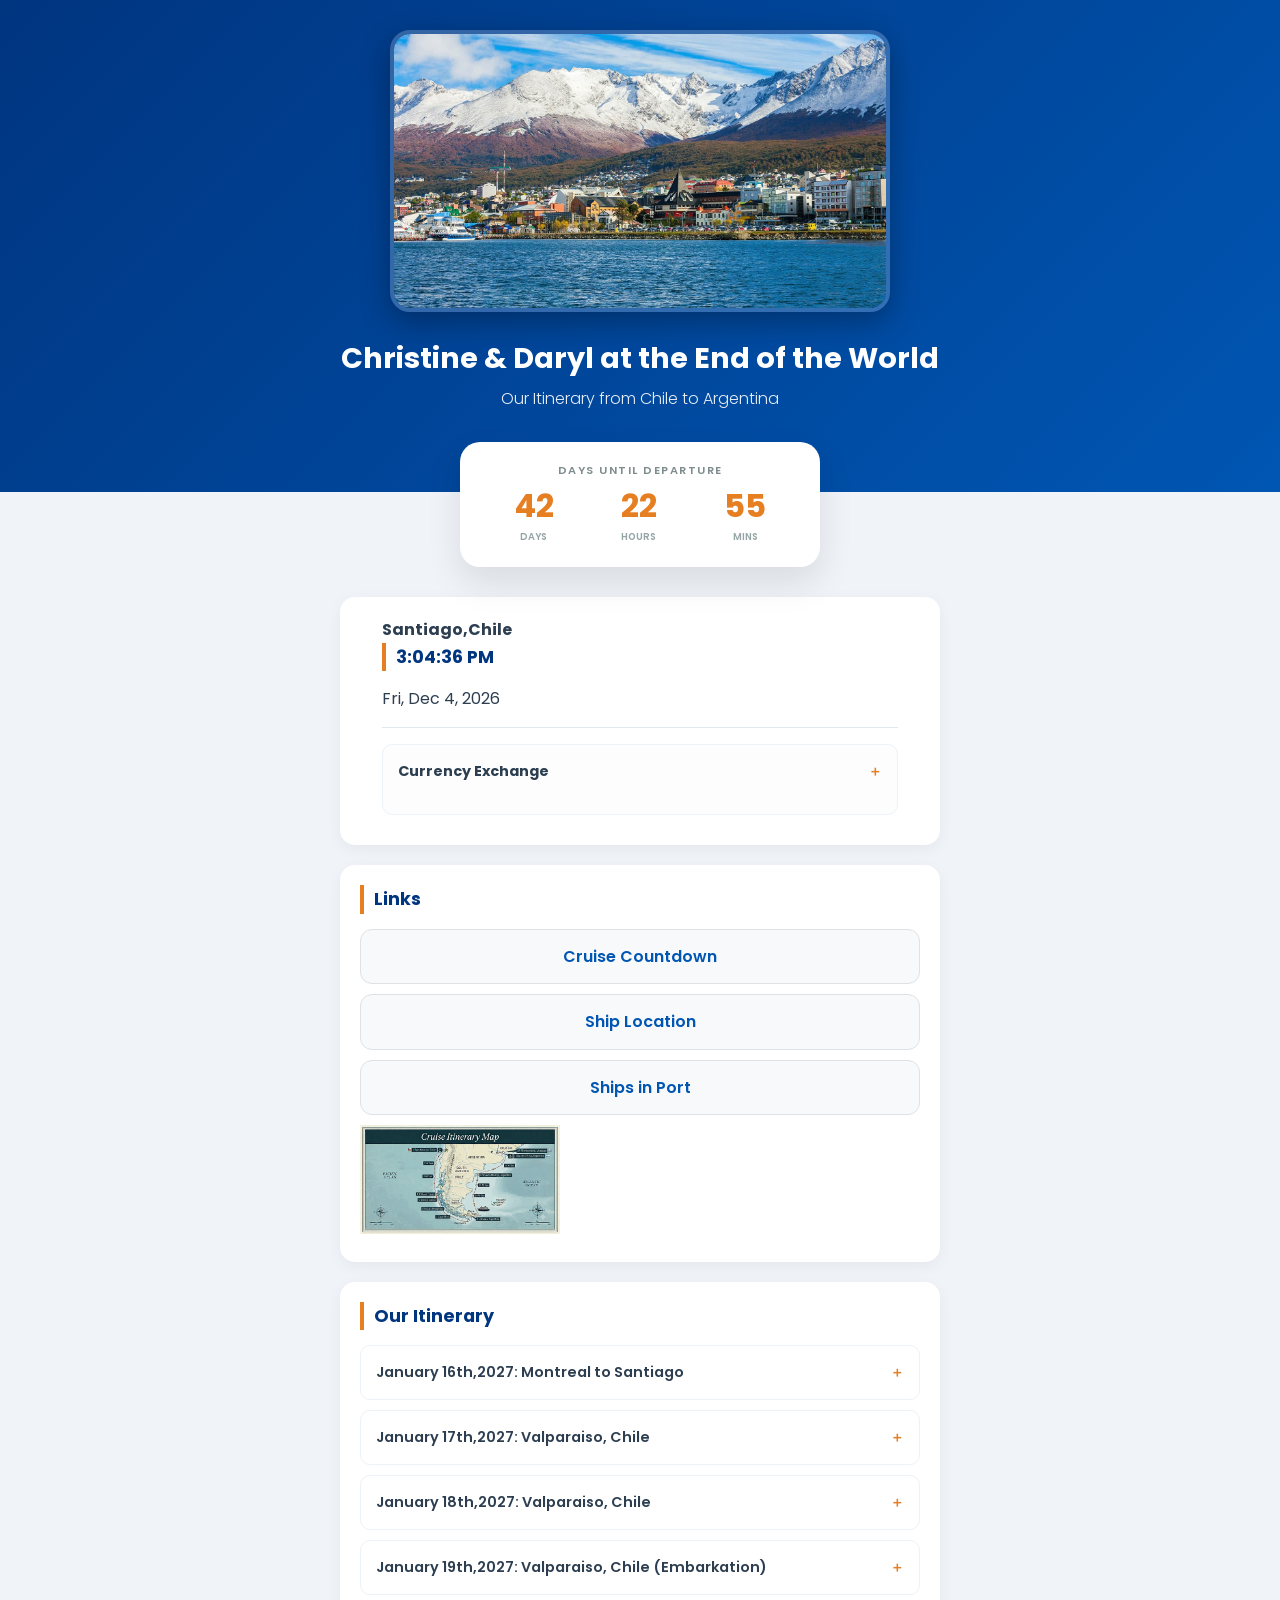
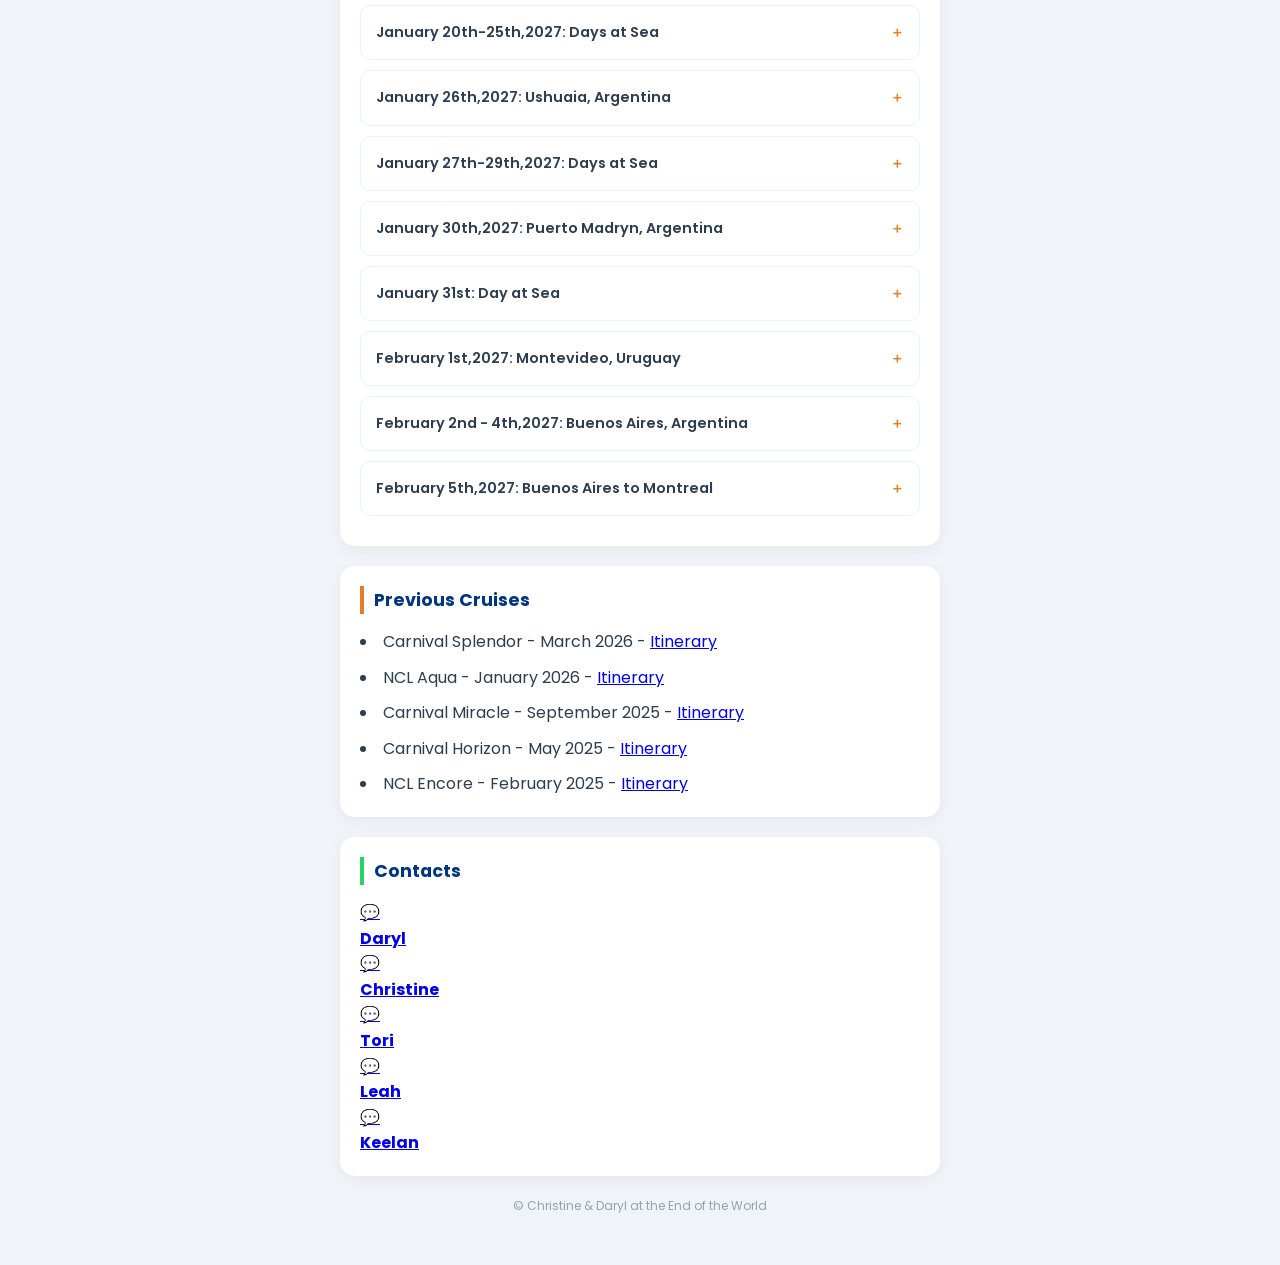
<file: index.html>
<!DOCTYPE html>
<html lang="en">
<head>
    <meta charset="UTF-8">
    <meta name="viewport" content="width=device-width, initial-scale=1.0">
    <title>Christine & Daryl at the End of the World</title>
    <link href="https://fonts.googleapis.com/css2?family=Poppins:wght@400;600;700&display=swap" rel="stylesheet">
    
    <style>
        /* --- 1. GLOBAL RESET & BASE --- */
        * { margin: 0; padding: 0; box-sizing: border-box; }
        
        body {
            font-family: 'Poppins', sans-serif;
            background-color: #f0f4f8;
            color: #2c3e50;
            line-height: 1.6;
            padding-bottom: 40px;
        }

        /* --- 2. HEADER & HERO IMAGE --- */
        header {
            background: linear-gradient(135deg, #003580 0%, #0056b3 100%);
            color: white;
            padding: 30px 20px 80px 20px; /* Space for countdown overlap */
            text-align: center;
        }

        .hero-container {
            max-width: 500px;
            margin: 0 auto 15px auto;
        }

        .hero-img {
            width: 100%;
            height: auto;
            border-radius: 20px;
            border: 4px solid rgba(255, 255, 255, 0.2);
            box-shadow: 0 10px 30px rgba(0,0,0,0.3);
        }

        header h1 { font-size: 1.8rem; margin-bottom: 5px; }
        header p { font-weight: 300; opacity: 0.9; }

        /* --- 3. COUNTDOWN CARD --- */
        .countdown-wrap {
            max-width: 400px;
            margin: -50px auto 30px auto;
            padding: 0 20px;
            position: relative;
            z-index: 10;
        }

        .countdown-card {
            background: white;
            padding: 20px;
            border-radius: 20px;
            text-align: center;
            box-shadow: 0 15px 35px rgba(0,0,0,0.1);
        }

        .countdown-label {
            font-size: 0.7rem;
            text-transform: uppercase;
            letter-spacing: 1.5px;
            color: #7f8c8d;
            margin-bottom: 10px;
            font-weight: 600;
        }

        #timer { display: flex; justify-content: space-around; }
        .time-num { display: block; font-size: 2rem; font-weight: 700; color: #e67e22; line-height: 1; }
        .label { font-size: 0.6rem; color: #95a5a6; text-transform: uppercase; font-weight: 600; }

        /* --- 4. CONTENT LAYOUT --- */
        .container { width: 92%; max-width: 600px; margin: 0 auto; }
        
        .card {
            background: white;
            padding: 20px;
            border-radius: 15px;
            margin-bottom: 20px;
            box-shadow: 0 4px 15px rgba(0,0,0,0.05);
        }

        h2 { font-size: 1.1rem; color: #003580; margin-bottom: 15px; border-left: 4px solid #e67e22; padding-left: 10px; }

        /* --- 5. BUTTON STACK --- */
        .btn-stack { display: flex; flex-direction: column; gap: 10px; }
        .btn {
            text-decoration: none;
            padding: 14px;
            border-radius: 12px;
            text-align: center;
            font-weight: 600;
            background: #f8f9fa;
            color: #0056b3;
            border: 1px solid #dee2e6;
            transition: 0.2s;
        }
        .btn.primary { background: #003580; color: white; border: none; }
        .btn:active { transform: scale(0.98); }

        /* --- 6. ACCORDION ITINERARY --- */
        details {
            background: #fdfdfd;
            border: 1px solid #edf2f7;
            border-radius: 10px;
            margin-bottom: 10px;
        }

        summary {
            padding: 15px;
            cursor: pointer;
            display: flex;
            justify-content: space-between;
            align-items: center;
            font-size: 0.9rem;
            font-weight: 600;
            list-style: none;
        }

        summary::after { content: '＋'; color: #e67e22; }
        details[open] summary::after { content: '－'; }

        .details-content { padding: 0 15px 15px 15px; font-size: 0.85rem; color: #4a5568; }

        .info-links { display: flex; flex-direction: column; gap: 8px; margin-top: 10px; }
        .info-links a {
            color: #0056b3;
            text-decoration: none;
            font-weight: 600;
            background: #f0f7ff;
            padding: 8px 12px;
            border-radius: 6px;
            text-align: center;
        }

        footer { text-align: center; color: #95a5a6; font-size: 0.75rem; margin-top: 20px; }
		/* --- BASE STYLES --- */
        * { margin: 0; padding: 0; box-sizing: border-box; }
        body { font-family: 'Poppins', sans-serif; background-color: #f0f4f8; padding-bottom: 50px; }
        .container { width: 92%; max-width: 600px; margin: 0 auto; }
        .card { background: white; padding: 20px; border-radius: 15px; margin-bottom: 20px; box-shadow: 0 4px 15px rgba(0,0,0,0.05); }

        /* --- THE ITINERARY ITEMS --- */
        details.itinerary-item {
            background: #ffffff;
            border: 1px solid #edf2f7;
            border-radius: 10px;
            margin-bottom: 10px;
            overflow: hidden;
            display: block;
        }

        summary {
            padding: 15px;
            cursor: pointer;
            display: flex;
            justify-content: space-between;
            align-items: center;
            font-weight: 600;
            list-style: none;
        }

        /* --- THE HIGHLIGHT (TODAY) --- */
        /* We use the full path to ensure it overrides everything */
        html body details.itinerary-item.today-highlight {
            border: 3px solid #f1c40f !important;
            background-color: #fffde7 !important;
            box-shadow: 0 0 20px 5px rgba(241, 196, 15, 0.4) !important;
            position: relative;
            z-index: 99;
        }

        /* The Yellow Badge */
        html body details.itinerary-item.today-highlight summary::before {
            content: "TODAY";
            display: inline-block;
            background-color: #f1c40f !important;
            color: #000 !important;
            font-size: 0.65rem;
            font-weight: 800;
            padding: 4px 8px;
            border-radius: 4px;
            margin-right: 12px;
            line-height: 1;
        }

        /* Ensure the summary background matches when open */
        html body details.itinerary-item.today-highlight[open] summary {
            background-color: #fffde7 !important;
        }

        .details-content { padding: 15px; border-top: 1px solid #f7fafc; }
        .thumb-img { width: 100%; height: 120px; object-fit: cover; border-radius: 8px; margin-bottom: 10px; }
    </style>
</head>
<body>

    <header>
        <div class="hero-container">
            <img id="random-hero" src="./images/Firenze/Patagonia2.jpg" alt="Cruise Ship" class="hero-img">
        </div>
        <h1>Christine & Daryl at the End of the World</h1>
        <p>Our Itinerary from Chile to Argentina</p>
    </header>

    <div class="countdown-wrap">
        <div class="countdown-card">
            <p class="countdown-label">Days Until Departure</p>
            <div id="timer">
                <div class="time-segment"><span class="time-num" id="days">00</span><span class="label">Days</span></div>
                <div class="time-segment"><span class="time-num" id="hours">00</span><span class="label">Hours</span></div>
                <div class="time-segment"><span class="time-num" id="mins">00</span><span class="label">Mins</span></div>
            </div>
        </div>
    </div>
	
    
</div>
    <main class="container">
	
        <section class="card">
		<div class="container">
			<div id="time-display-card" class="time-card">
				<span class="location-label" id="location-label" style="font-weight: bold;">Santiago,Chile</span>
        
				<h2 id="clock-time">00:00:00</h2>
        
				<p id="clock-date">Loading...</p>
			</div>
			<hr style="border: 0; border-top: 1px solid #e2e8f0; margin: 16px 0;">
			<div id="currency-card" class="currency-card">
			
			
			<!-- Mobile-Friendly Flexbox Wrapper -->
			<details id="currency-card" class="currency-card" closed>
			<!-- Main Section Header (Acts as the clickable toggle) -->
			<summary class="currency-label" id="currency-label" style="cursor: pointer; margin-bottom: 16px; font-weight: bold; user-select: none;">
				Currency Exchange
			</summary>
			
			<!-- Mobile-Friendly Row Wrapper -->
			<div class="iframe-row" style="display: flex; flex-wrap: wrap; gap: 20px; justify-content: center;">
				
				<!-- Iframe 1 Block -->
				<div class="iframe-item" style="display: flex; flex-direction: column; align-items: center; flex: 0 1 250px;">
				<span class="widget-sublabel" style="font-size: 14px; color: #475569; margin-bottom: 6px; font-weight: 500;">CHILE</span>
				<iframe src="https://widget.currency.wiki/v3/embed?style=compact&size=small&theme=auto&accent=475569&lang=en-US&from=CAD&to=CLP&amount=1&lock=0&flags=1&labels=0&swap=1&branding=1&brandinglink=1&symbol=1&format=auto&decimals=2&dropdown=top10&width=250&height=160" width="250" height="160" frameborder="0" style="border-radius: 12px; overflow: hidden;"></iframe>
				</div>
			
				<!-- Duplicate Iframe 2 Block -->
				<div class="iframe-item" style="display: flex; flex-direction: column; align-items: center; flex: 0 1 250px;">
				<span class="widget-sublabel" style="font-size: 14px; color: #475569; margin-bottom: 6px; font-weight: 500;">ARGENTINA</span>
				<iframe src="https://widget.currency.wiki/v3/embed?style=compact&size=small&theme=auto&accent=475569&lang=en-US&from=CAD&to=ARS&amount=1&lock=0&flags=1&labels=0&swap=1&branding=1&brandinglink=1&symbol=1&format=auto&decimals=2&dropdown=top10&width=250&height=160" width="250" height="160" frameborder="0" style="border-radius: 12px; overflow: hidden;"></iframe>
				</div>
			
			</div>
			</details>
		
		</div>
		</section>

        
    </div>
		<section class="card">
            <h2>Links</h2>
            <div class="btn-stack">
                <a href="Firenze-Countdown.html" class="btn" target="_blank">Cruise Countdown</a>
                <a href="https://www.cruisemapper.com/?imo=9801691" class="btn" target="_blank">Ship Location</a>
                <a href="https://www.cruisetimetables.com/portloadscarnivalfirenze-19jan2027-02feb2027.html" class="btn">Ships in Port</a>
				<a href="./images/Firenze/itinerary.png" target="_blank"><img src="./images/Firenze/itinerary.png" alt="Thumbnail" style="width: auto; height: auto; max-width: 200px;"></a>
            </div>
        </section>
	</div>
        <section class="card">
            <h2>Our Itinerary</h2>

            <details class="itinerary-item" data-date="2027-01-16">
                <summary>January 16th,2027: Montreal to Santiago</summary>
                <div class="details-content">
                    <p> YUL Departure: 5:45PM<br>
                        SCL Arrival: 6:55am (Jan 17) </p>
                    <div class="info-links">
                        <a href="https://www.flightaware.com/live/flight/ACA52" target="_blank">YUL - SCL</a>
                    </div>
                </div>
            </details>
            <details class="itinerary-item" data-date="2027-01-17">
                <summary>January 17th,2027: Valparaiso, Chile</summary>
                <div class="details-content">
                    <p> Arrival - Airport transfer to AirBNB in Valparaiso<br>
					
                    <div class="info-links">
						<a href="https://maps.app.goo.gl/a9VE4ujRpMDiBrdY9">AirBNB Location</a>
                        <a href="https://www.accuweather.com/en/cl/valparaiso/61328/weather-forecast/61328">Valparaiso Weather</a>
						
                    </div>
                </div>
            </details>
			<details class="itinerary-item" data-date="2027-01-18">
                <summary>January 18th,2027: Valparaiso, Chile</summary>
                <div class="details-content">
                    <p> Sightseeing<br>
                    <div class="info-links">
                        <a href="https://www.accuweather.com/en/cl/valparaiso/61328/weather-forecast/61328">Valparaiso Weather</a>
						
                    </div>
                </div>
            </details>
			<details class="itinerary-item" data-date="2027-01-19">
                <summary>January 19th,2027: Valparaiso, Chile (Embarkation)</summary>
                <div class="details-content">
                    <p> <br>
					<a href="https://www.webcamtaxi.com/en/chile/valparaiso-region/seaport-city-cam.html">Valparaiso Webcam</a></p>
                    <div class="info-links">
                        <a href="https://www.accuweather.com/en/cl/valparaiso/61328/weather-forecast/61328">Valparaiso Weather</a>
						
                    </div>
                </div>
            </details>
			<details class="itinerary-item" data-date="2027-01-20">
                <summary>January 20th-25th,2027: Days at Sea</summary>
                <div class="details-content">
                    <p>January 20 - Cruising<br>
					<p>January 21 - Darwin Channel<br>
					<p>January 22 - Chilean Fjords<br>
					<p>January 23 - Amalia Glacier<br>
					<p>January 24 - Strait of Magellan<br>
					<p>January 25 - Beagle Channel<br>
                    <div class="info-links">
                        <a href="https://www.cruisemapper.com/?imo=9801691" class="btn" target="_blank">Ship Location</a>
						
                    </div>
                </div>
            </details>
			<details class="itinerary-item" data-date="2027-01-26">
                <summary>January 26th,2027: Ushuaia, Argentina</summary>
                <div class="details-content">
                     <p> <br>
					<a href="https://www.skylinewebcams.com/en/webcam/argentina/tierra-del-fuego/ushuaia/ushuaia.html">Harbor Webcam</a></p>
                    <div class="info-links">
                        <a href="https://www.cruisemapper.com/?imo=9801691" class="btn" target="_blank">Ship Location</a>
						<a href="https://www.accuweather.com/en/ar/ushuaia/6462/weather-forecast/6462">Ushuaia Weather</a>
                    </div>
                </div>
            </details>
			<details class="itinerary-item" data-date="2027-01-27">
                <summary>January 27th-29th,2027: Days at Sea</summary>
                <div class="details-content">
					<p>January 27 - Cape Horn<br>
					<p>January 28 - Sea Day<br>
					<p>January 29 - Sea Day<br>
                    <div class="info-links">
                        <a href="https://www.cruisemapper.com/?imo=9801691" class="btn" target="_blank">Ship Location</a>
						
                    </div>
                </div>
            </details>
			<details class="itinerary-item" data-date="2027-01-30">
                <summary>January 30th,2027: Puerto Madryn, Argentina</summary>
                <div class="details-content">
                   
                    <div class="info-links">
                        <a href="https://www.cruisemapper.com/?imo=9801691" class="btn" target="_blank">Ship Location</a>
						<a href="https://www.accuweather.com/en/ar/puerto-madryn/8247/weather-forecast/8247">Puerto Madryn Weather</a>
						
                    </div>
                </div>
            </details>
			<details class="itinerary-item" data-date="2027-01-31">
                <summary>January 31st: Day at Sea</summary>
                <div class="details-content">
                   
                    <div class="info-links">
                        <a href="https://www.cruisemapper.com/?imo=9801691" class="btn" target="_blank">Ship Location</a>
						
                    </div>
                </div>
            </details>
			<details class="itinerary-item" data-date="2027-02-01">
                <summary>February 1st,2027: Montevideo, Uruguay</summary>
                <div class="details-content">
                   
                    <div class="info-links">
                        <a href="https://www.cruisemapper.com/?imo=9801691" class="btn" target="_blank">Ship Location</a>
						<a href="https://www.accuweather.com/en/uy/montevideo/349269/weather-forecast/349269">Montevideo Weather</a>
						
                    </div>
                </div>
            </details>
			<details class="itinerary-item" data-date="2027-02-02">
                <summary>February 2nd - 4th,2027: Buenos Aires, Argentina</summary>
                <div class="details-content">
                   
                    <div class="info-links">
                        <a href="https://www.accuweather.com/en/ar/buenos-aires/7894/weather-forecast/7894">Buenos Aires Weather</a>
						
                    </div>
                </div>
            </details>
			<details class="itinerary-item" data-date="2027-02-05">
                <summary>February 5th,2027: Buenos Aires to Montreal</summary>
                <div class="details-content">
                    <p> EZE Departure: 4:45PM<br>
                        GRU Arrival: 7:25PM<br>
						
						GRU Departure: 9:45PM<br>
						YUL Arrival: 6:15am </p>
                    <div class="info-links">
                        <a href="https://www.flightaware.com/live/flight/ACA91" target="_blank">EZE - GRU</a>
						<a href="https://www.flightaware.com/live/flight/ACA97" target="_blank">GRU - YUL</a>
                    </div>
                </div>
            </details>
        </section>
		<section class="card">
            <h2>Previous Cruises</h2>
            <div class="btn-stack">
				<li>Carnival Splendor - March 2026 - <a href="index-splendor-2026.html">Itinerary</a></li>
                <li>NCL Aqua - January 2026 - <a href="index-aqua-2026.html">Itinerary</a></li>
				<li>Carnival Miracle - September 2025 - <a href="index-miracle-2025.html">Itinerary</a></li>
                <li>Carnival Horizon - May 2025 - <a href="index-horizon-2025.html">Itinerary</a></li>
                <li>NCL Encore - February 2025 -  <a href="index-encore-2025.html">Itinerary</a></li>
            </div>
    </section>
    </main>
	
	<div class="container">
    <div class="card">
        <h2 style="border-left-color: #25D366;">Contacts</h2>
        <div class="whatsapp-grid">
            <a href="https://wa.me/6138580084" class="wa-btn" target="_blank">
                <span class="wa-icon">💬</span>
                <div class="wa-info">
                    <strong>Daryl</strong>
                </div>
            </a>
            <a href="https://wa.me/6138980151" class="wa-btn" target="_blank">
                <span class="wa-icon">💬</span>
                <div class="wa-info">
                    <strong>Christine</strong>
                </div>
            </a>
			 <a href="https://wa.me/6135812176" class="wa-btn" target="_blank">
                <span class="wa-icon">💬</span>
                <div class="wa-info">
                    <strong>Tori</strong>
                </div>
            </a>
            <a href="https://wa.me/3432622176" class="wa-btn" target="_blank">
                <span class="wa-icon">💬</span>
                <div class="wa-info">
                    <strong>Leah</strong>
                </div>
            </a>
            <a href="https://wa.me/3432022187" class="wa-btn" target="_blank">
                <span class="wa-icon">💬</span>
                <div class="wa-info">
                    <strong>Keelan</strong>
                </div>
            </a>
        </div>
    </div>
	</div>
	
    <footer>
        <p>&copy; Christine & Daryl at the End of the World</p>
    </footer>

 <script>
	
	function updateDashboard() {
		const now = new Date();
	
		// --- 1. CONFIGURATION ---
		// Change this to any valid IANA timezone string you want to display
		// Examples: 'America/New_York', 'Europe/London', 'Asia/Tokyo', 'Australia/Sydney'
		const TARGET_TIMEZONE = 'America/Santiago'; 
	
		// --- 2. FORMATTING ---
		// Passing the TARGET_TIMEZONE here forces the clock to show that specific region's time
		const timeOptions = { 
			timeZone: TARGET_TIMEZONE,
			hour: 'numeric', minute: '2-digit', second: '2-digit', 
			hour12: true 
		};
		const dateOptions = { 
			timeZone: TARGET_TIMEZONE,
			weekday: 'short', day: 'numeric', month: 'short', year: 'numeric' 
		};

		const timeStr = new Intl.DateTimeFormat('en-US', timeOptions).format(now);
		const dateStr = new Intl.DateTimeFormat('en-US', dateOptions).format(now);

		// --- 2. UPDATE THE UI ---
		const timeEl = document.getElementById('clock-time');
		const dateEl = document.getElementById('clock-date');
	
		if (timeEl) timeEl.innerText = timeStr;
		if (dateEl) dateEl.innerText = dateStr;
	
		// --- 3. ITINERARY HIGHLIGHTING ---
		const localDateStr = new Intl.DateTimeFormat('en-CA', {
			year: 'numeric', month: '2-digit', day: '2-digit'
		}).format(now);

		const items = document.querySelectorAll('.itinerary-item');
		items.forEach(item => {
			const dateAttr = item.getAttribute('data-date');
			if (dateAttr) {
				const dateList = dateAttr.split(',').map(d => d.trim());
				if (dateList.includes(localDateStr)) {
					item.classList.add('today-highlight');
					item.setAttribute('open', 'true');
				} else {
					item.classList.remove('today-highlight');
				}
			}
		});
	
		// --- 4. CRUISE COUNTDOWN ---
		// Updated target date to January 19, 2027
		const target = new Date("January 16, 2027 17:00:00").getTime();
		const diff = target - now.getTime();
		if (diff > 0 && document.getElementById("days")) {
			document.getElementById("days").innerText = Math.floor(diff / (1000 * 60 * 60 * 24));
			document.getElementById("hours").innerText = Math.floor((diff % (1000 * 60 * 60 * 24)) / (1000 * 60 * 60));
			document.getElementById("mins").innerText = Math.floor((diff % (1000 * 60 * 60)) / (1000 * 60));
		}
		
	}

// Start the dashboard
window.addEventListener('DOMContentLoaded', () => {
    updateDashboard();
    setInterval(updateDashboard, 1000);
	
	  // Picks a random Patagonia photo once per page load
    const heroEl = document.getElementById('random-hero');
    if (heroEl) {
        const images = [
            './images/Firenze/Patagonia1.jpg',
            './images/Firenze/Patagonia2.jpg',
            './images/Firenze/Patagonia3.jpg',
            './images/Firenze/Patagonia4.jpg',
            './images/Firenze/Patagonia5.jpg'
        ];
        const randomIndex = Math.floor(Math.random() * images.length);
        heroEl.src = images[randomIndex];
    }
});

</script>





</body>
</html>
</file>
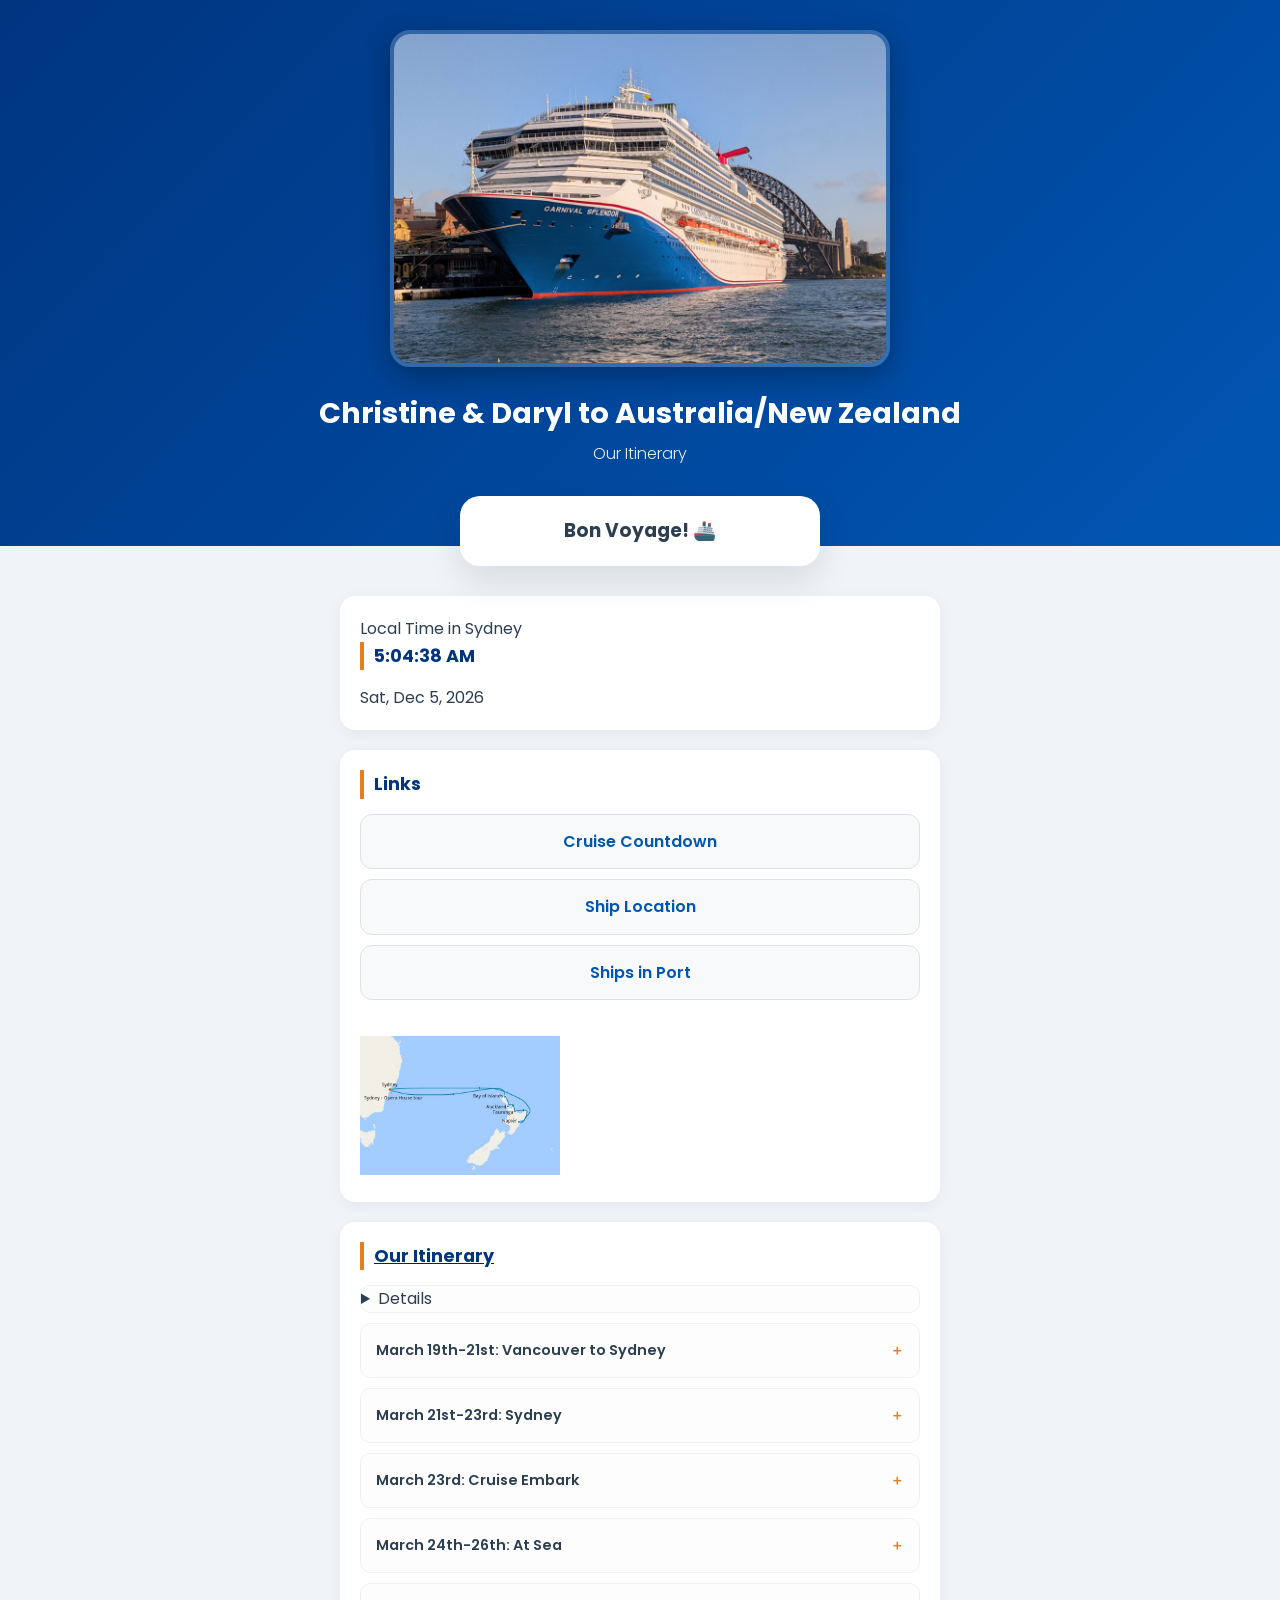
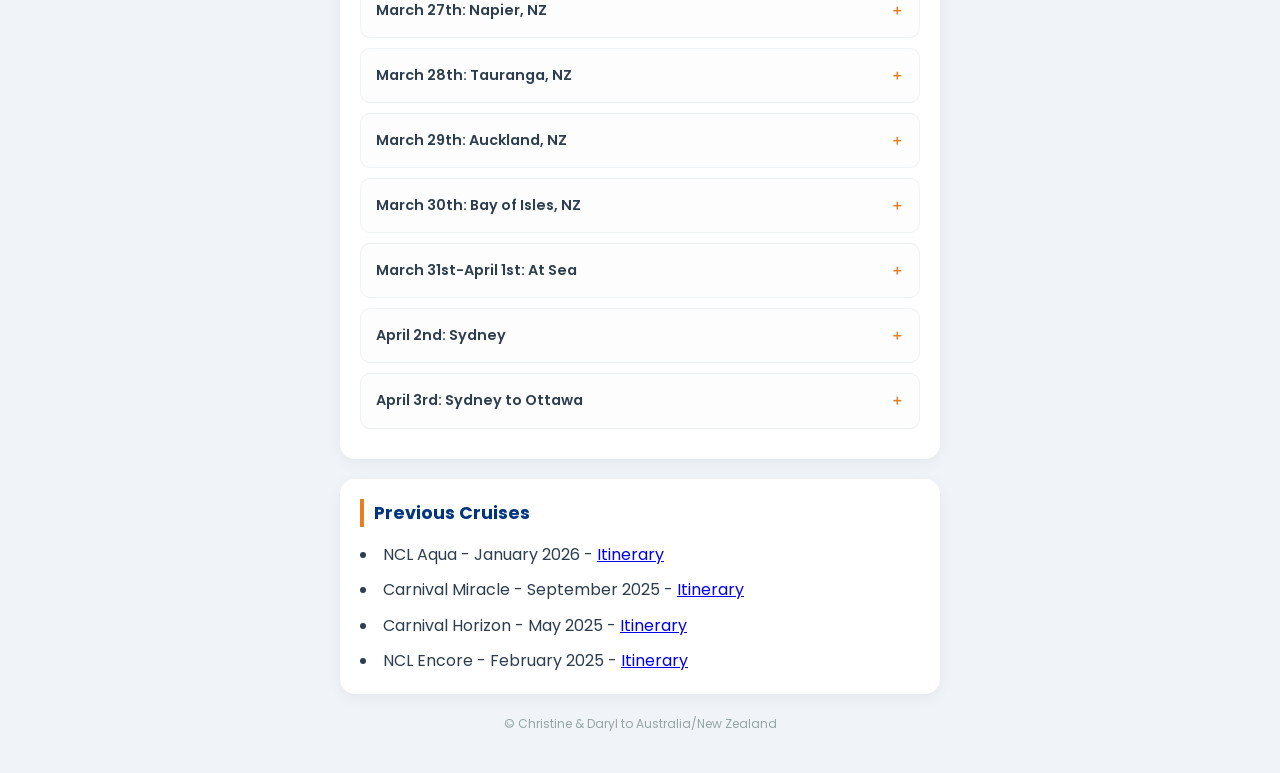
<file: Testing/index.html>
<!DOCTYPE html>
<html lang="en">
<head>
    <meta charset="UTF-8">
    <meta name="viewport" content="width=device-width, initial-scale=1.0">
    <title>Christine & Daryl to Australia/New Zealand</title>
    <link href="https://fonts.googleapis.com/css2?family=Poppins:wght@400;600;700&display=swap" rel="stylesheet">
    
    <style>
        /* --- 1. GLOBAL RESET & BASE --- */
        * { margin: 0; padding: 0; box-sizing: border-box; }
        
        body {
            font-family: 'Poppins', sans-serif;
            background-color: #f0f4f8;
            color: #2c3e50;
            line-height: 1.6;
            padding-bottom: 40px;
        }

        /* --- 2. HEADER & HERO IMAGE --- */
        header {
            background: linear-gradient(135deg, #003580 0%, #0056b3 100%);
            color: white;
            padding: 30px 20px 80px 20px; /* Space for countdown overlap */
            text-align: center;
        }

        .hero-container {
            max-width: 500px;
            margin: 0 auto 15px auto;
        }

        .hero-img {
            width: 100%;
            height: auto;
            border-radius: 20px;
            border: 4px solid rgba(255, 255, 255, 0.2);
            box-shadow: 0 10px 30px rgba(0,0,0,0.3);
        }

        header h1 { font-size: 1.8rem; margin-bottom: 5px; }
        header p { font-weight: 300; opacity: 0.9; }

        /* --- 3. COUNTDOWN CARD --- */
        .countdown-wrap {
            max-width: 400px;
            margin: -50px auto 30px auto;
            padding: 0 20px;
            position: relative;
            z-index: 10;
        }

        .countdown-card {
            background: white;
            padding: 20px;
            border-radius: 20px;
            text-align: center;
            box-shadow: 0 15px 35px rgba(0,0,0,0.1);
        }

        .countdown-label {
            font-size: 0.7rem;
            text-transform: uppercase;
            letter-spacing: 1.5px;
            color: #7f8c8d;
            margin-bottom: 10px;
            font-weight: 600;
        }

        #timer { display: flex; justify-content: space-around; }
        .time-num { display: block; font-size: 2rem; font-weight: 700; color: #e67e22; line-height: 1; }
        .label { font-size: 0.6rem; color: #95a5a6; text-transform: uppercase; font-weight: 600; }

        /* --- 4. CONTENT LAYOUT --- */
        .container { width: 92%; max-width: 600px; margin: 0 auto; }
        
        .card {
            background: white;
            padding: 20px;
            border-radius: 15px;
            margin-bottom: 20px;
            box-shadow: 0 4px 15px rgba(0,0,0,0.05);
        }

        h2 { font-size: 1.1rem; color: #003580; margin-bottom: 15px; border-left: 4px solid #e67e22; padding-left: 10px; }

        /* --- 5. BUTTON STACK --- */
        .btn-stack { display: flex; flex-direction: column; gap: 10px; }
        .btn {
            text-decoration: none;
            padding: 14px;
            border-radius: 12px;
            text-align: center;
            font-weight: 600;
            background: #f8f9fa;
            color: #0056b3;
            border: 1px solid #dee2e6;
            transition: 0.2s;
        }
        .btn.primary { background: #003580; color: white; border: none; }
        .btn:active { transform: scale(0.98); }

        /* --- 6. ACCORDION ITINERARY --- */
        details {
            background: #fdfdfd;
            border: 1px solid #edf2f7;
            border-radius: 10px;
            margin-bottom: 10px;
        }

        summary {
            padding: 15px;
            cursor: pointer;
            display: flex;
            justify-content: space-between;
            align-items: center;
            font-size: 0.9rem;
            font-weight: 600;
            list-style: none;
        }

        summary::after { content: '＋'; color: #e67e22; }
        details[open] summary::after { content: '－'; }

        .details-content { padding: 0 15px 15px 15px; font-size: 0.85rem; color: #4a5568; }

        .info-links { display: flex; flex-direction: column; gap: 8px; margin-top: 10px; }
        .info-links a {
            color: #0056b3;
            text-decoration: none;
            font-weight: 600;
            background: #f0f7ff;
            padding: 8px 12px;
            border-radius: 6px;
            text-align: center;
        }

        footer { text-align: center; color: #95a5a6; font-size: 0.75rem; margin-top: 20px; }
    </style>
</head>
<body>

    <header>
        <div class="hero-container">
            <img src="./images/Carnival_Splendor.jpg" alt="Cruise Ship" class="hero-img">
        </div>
        <h1>Christine & Daryl to Australia/New Zealand</h1>
        <p>Our Itinerary</p>
    </header>

    <div class="countdown-wrap">
        <div class="countdown-card">
            <p class="countdown-label">Days Until Departure</p>
            <div id="timer">
                <div class="time-segment"><span class="time-num" id="days">00</span><span class="label">Days</span></div>
                <div class="time-segment"><span class="time-num" id="hours">00</span><span class="label">Hours</span></div>
                <div class="time-segment"><span class="time-num" id="mins">00</span><span class="label">Mins</span></div>
            </div>
        </div>
    </div>
	
    
</div>
    <main class="container">
        <section class="card">
		<div class="time-card">
            <span class="location-label">Local Time in Sydney</span>
            <h2 id="sydney-time">00:00:00</h2>
            <p id="sydney-date">Loading date...</p>
		</div>
		</section>

        
    </div>
		<section class="card">
            <h2>Links</h2>
            <div class="btn-stack">
                <a href="Splendor-Countdown.html" class="btn" target="_blank">Cruise Countdown</a>
                <a href="https://www.cruisemapper.com/?imo=9333163" class="btn" target="_blank">Ship Location</a>
                <a href="https://www.cruisetimetables.com/portloadscarnivalsplendor-23mar2026-02apr2026.html" class="btn">Ships in Port</a>
				<a href="./images/splendor_itinerary.jpg" target="_blank"><br>
						<img src="./images/splendor_itinerary.jpg" alt="Thumbnail" style="width: auto; height: auto; max-width: 200px;">
            </div>
        </section>

        <section class="card">
            <h2>Our Itinerary</h2>
            
            <details>
                <summary>March 19th: Ottawa to Vancouver</summary>
                <div class="details-content">
                    <p> YOW Departure: 5:50PM<br>
                        YVR Arrival: 8:00PM</p>
                    <div class="info-links">
                        <a href="https://www.flightaware.com/live/flight/ACA345" target="_blank">YOW - YVR AC345</a>
                    </div>
                </div>
            </details>

            <details>
                <summary>March 19th-21st: Vancouver to Sydney</summary>
                <div class="details-content">
                    <p> YVR Departure: 10:40PM<br>
                        SYD Arrival: 8:35am </p>
                    <div class="info-links">
                        <a href="https://www.flightaware.com/live/flight/ACA33" target="_blank">YVR - SYD AC33</a>
                    </div>
                </div>
            </details>
            <details>
                <summary>March 21st-23rd: Sydney</summary>
                <div class="details-content">
                    <p> Sightseeing</p>
                    <div class="info-links">
                        <a href="https://www.accuweather.com/en/au/sydney/22889/weather-forecast/22889?city=sydney" target="_blank">Sydney Weather</a>
						<a href="https://maps.app.goo.gl/Uy7MYtoJEv9Wz2nM7">Hotel - YHA Sydney Harbour</a><br>
                    </div>
                </div>
            </details>
			<details>
                <summary>March 23rd: Cruise Embark</summary>
                <div class="details-content">
                    <p> Carnival Splendor<br>
                        Port of Sydney<br>
                        Departure: 4:00 PM  </p>
                    <div class="info-links">
						<a href="https://www.youtube.com/watch?v=5uZa3-RMFos">Sydney Harbour Webcam</a><br>
						<a href="https://www.thesebelquaywestsydney.com.au/live-webcam">Sydney Harbour Webcam - alternate</a>
                    </div>
                </div>
            </details>
			<details>
                <summary>March 24th-26th: At Sea</summary>
                <div class="details-content">
                    <p>  </p>
                    <div class="info-links">
                        <a href="https://www.cruisemapper.com/?imo=9333163" class="btn" target="_blank">Ship Location</a>
                    </div>
                </div>
            </details>
			<details>
                <summary>March 27th: Napier, NZ</summary>
                <div class="details-content">
                    <p> Arrival: 7:00 AM<br>Departure: 3:00 PM </p>
                    <div class="info-links">
                        <a href="https://www.accuweather.com/en/nz/napier/248572/weather-forecast/248572">Napier Weather </a>
                    </div>
                </div>
            </details>
			<details>
                <summary>March 28th: Tauranga, NZ</summary>
                <div class="details-content">
                    <p> Arrival: 10:00 AM<br>Departure: 9:00 PM </p>
                    <div class="info-links">
                        <a href="https://www.accuweather.com/en/nz/tauranga/246959/weather-forecast/246959">Tauranga Weather </a>
                    </div>
                </div>
            </details>
			<details>
                <summary>March 29th: Auckland, NZ</summary>
                <div class="details-content">
                    <p> Arrival: 8:00 AM<br>Departure: 6:00 PM </p>
                    <div class="info-links">
                        <a href="https://www.accuweather.com/en/nz/auckland/252066/weather-forecast/252066">Auckland Weather </a>
                    </div>
                </div>
            </details>
			<details>
                <summary>March 30th: Bay of Isles, NZ</summary>
                <div class="details-content">
                    <p> Arrival: 7:00 AM<br>Departure: 4:00 PM </p>
                    <div class="info-links">
                        <a href="https://www.accuweather.com/en/nz/russell/249809/weather-forecast/249809">Bay of Isles Weather </a>
                    </div>
                </div>
            </details>
			<details>
                <summary>March 31st-April 1st: At Sea</summary>
                <div class="details-content">
                    <p>  </p>
                    <div class="info-links">
                        <a href="https://www.cruisemapper.com/?imo=9333163" class="btn" target="_blank">Ship Location</a>
                    </div>
                </div>
            </details>
			<details>
                <summary>April 2nd: Sydney</summary>
                <div class="details-content">
                    <p> Sightseeing</p>
                    <div class="info-links">
                        <a href="https://www.accuweather.com/en/au/sydney/22889/weather-forecast/22889?city=sydney" target="_blank">Sydney Weather</a>
						<a href="https://maps.app.goo.gl/Uy7MYtoJEv9Wz2nM7">Hotel - YHA Sydney Harbour</a><br>
                    </div>
                </div>
            </details>
			<details>
                <summary>April 3rd: Sydney to Ottawa</summary>
                <div class="details-content">
                    <p> SYD Departure: 10:20AM<br>
                        YVR Arrival: 6:50AM<br>
						YVR Departure: 8:15AM<br>
                        YOW Arrival: 3:50PM</p>
                    <div class="info-links">
                        <a href="https://www.flightaware.com/live/flight/ACA34" target="_blank">SYD - YVR AC34</a>
						<a href="https://www.flightaware.com/live/flight/ACA342" target="_blank">YVR - YOW AC342</a>
                    </div>
                </div>
            </details>
			
			
        </section>
		<section class="card">
            <h2>Previous Cruises</h2>
            <div class="btn-stack">
                <li>NCL Aqua - January 2026 - <a href="index-aqua-2026.html">Itinerary</a></li>
				<li>Carnival Miracle - September 2025 - <a href="index-miracle-2025.html">Itinerary</a></li>
                <li>Carnival Horizon - May 2025 - <a href="index-horizon-2025.html">Itinerary</a></li>
                <li>NCL Encore - February 2025 -  <a href="index-encore-2025.html">Itinerary</a></li>
            </div>
    </section>
    </main>
	

    <footer>
        <p>&copy; Christine & Daryl to Australia/New Zealand</p>
    </footer>

    <script>
        // Update this to your exact sailing date
        const targetDate = new Date("March 19, 2026 12:00:00").getTime();

        function updateTimer() {
            const now = new Date().getTime();
            const diff = targetDate - now;

            if (diff > 0) {
                const d = Math.floor(diff / (1000 * 60 * 60 * 24));
                const h = Math.floor((diff % (1000 * 60 * 60 * 24)) / (1000 * 60 * 60));
                const m = Math.floor((diff % (1000 * 60 * 60)) / (1000 * 60));

                document.getElementById("days").innerText = d;
                document.getElementById("hours").innerText = h;
                document.getElementById("mins").innerText = m;
            } else {
                document.querySelector(".countdown-card").innerHTML = "<h3>Bon Voyage! 🚢</h3>";
            }
        }

        setInterval(updateTimer, 1000);
        updateTimer();
		
		function updateSydneyTime() {
		const now = new Date();

		// Short Time Format: "5:30:01 PM"
		const timeOptions = { 
			timeZone: 'Australia/Sydney', 
			hour: 'numeric', 
			minute: '2-digit', 
			second: '2-digit', 
			hour12: true 
		};

		// Short Date Format: "Sun, Mar 1, 2026"
		const dateOptions = { 
			timeZone: 'Australia/Sydney', 
			weekday: 'short', 
			day: 'numeric', 
			month: 'short', 
			year: 'numeric' 
		};

		// Using 'en-US' or 'en-GB' for standard English formatting
		const timeString = new Intl.DateTimeFormat('en-US', timeOptions).format(now);
		const dateString = new Intl.DateTimeFormat('en-US', dateOptions).format(now);

		document.getElementById('sydney-time').innerText = timeString;
		document.getElementById('sydney-date').innerText = dateString;
	}

		// Run the clock every second
		setInterval(updateSydneyTime, 1000);
		updateSydneyTime();
    </script>
</body>
</html>
</file>
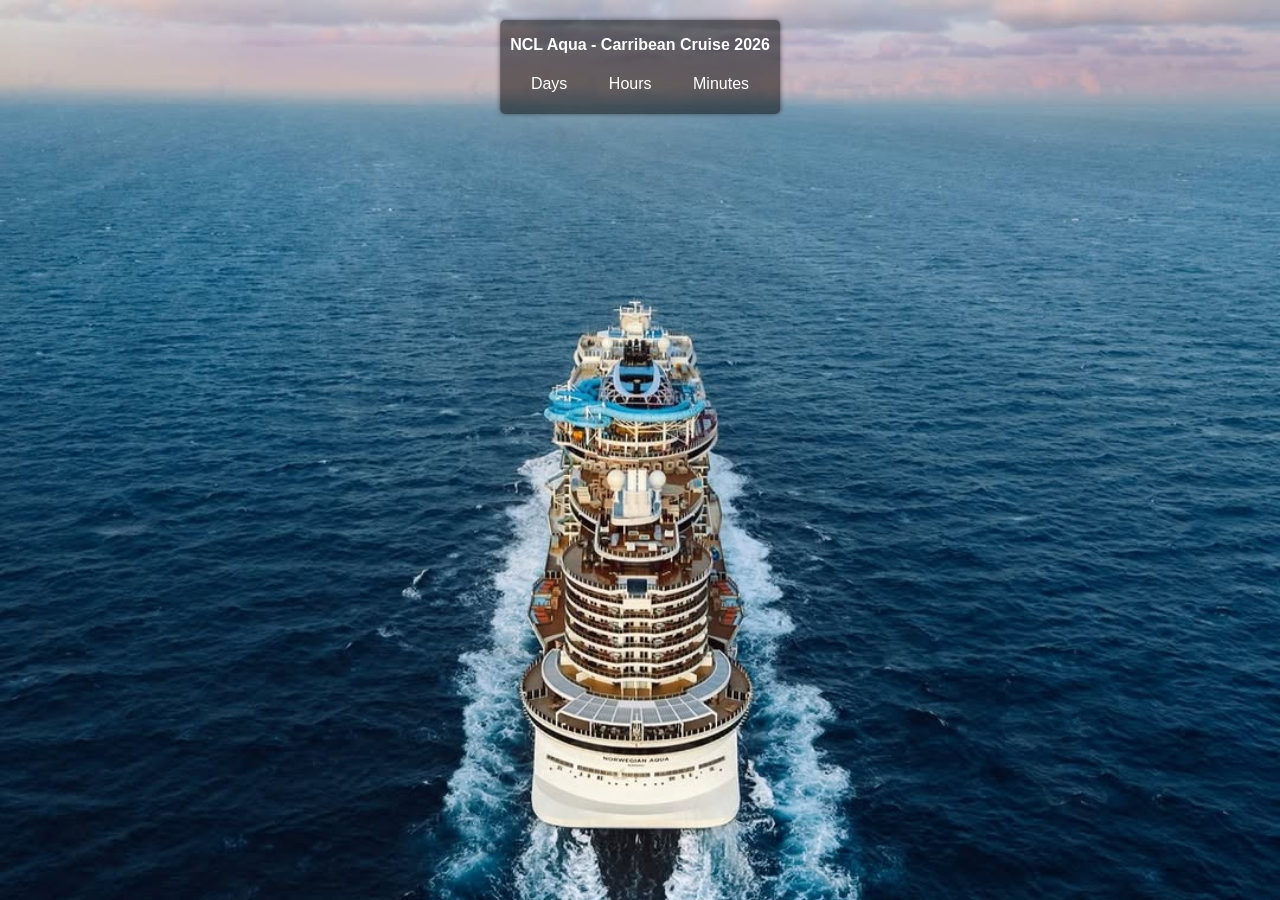
<file: Aqua-Countdown.html>
<!DOCTYPE html>
<html lang="en">
<head>
    <meta charset="UTF-8">
    <meta name="viewport" content="width=device-width, initial-scale=1.0">
    <title>Countdown Timer</title>
    <style>
        body {
            margin: 0;
            padding: 0;
            font-family: Arial, sans-serif;
            background-image: url('./images/Aqua1.jpg'); /* Replace with your custom image URL */
            background-size: 100% auto; /* Adjusts the width to 100% and height to auto */
            background-size: cover;
			background-position: 35% center; /* Adjusts the position to 25% from the left */
			background-repeat: no-repeat;
			background-attachment: fixed;
            height: 100vh;
            display: flex;
            flex-direction: column; /* Stack elements vertically */
            justify-content: center;
            align-items: center;
        }

        /* For portrait images, ensure they fit vertically */
        @media (orientation: portrait) {
            body {
                background-size: auto 100%; /* Adjusts the height to 100% and width to auto */
            }
        }

        .countdown-container {
            position: absolute; /* Position at the top */
            top: 20px;
            left: 50%;
            transform: translateX(-50%);
            text-align: center;
            color: #fff;
            background-color: rgba(0, 0, 0, 0.5); /* Semi-transparent background */
            padding: 5px 10px; /* Reduced padding */
            border-radius: 5px; /* Smaller border radius */
            box-shadow: 0 0 5px rgba(0, 0, 0, 0.5); /* Smaller box shadow */
            font-size: 16px; /* Smaller font size */
        }

        .countdown {
            display: flex;
            justify-content: space-around;
            flex-wrap: wrap; /* Ensure elements wrap on smaller screens */
        }

        .countdown-element {
            margin: 0 5px; /* Reduced margin */
        }

        .countdown-element h2 {
            font-size: 18px; /* Smaller font size */
            margin-bottom: 5px;
        }

        #expired {
            display: none;
            font-size: 18px; /* Smaller font size */
            margin-top: 5px;
        }

        /* Media query for smaller screens */
        @media (max-width: 600px) {
            .countdown-element {
                margin: 2px 0;
            }
            .countdown-element h2 {
                font-size: 14px;
            }
        }
    </style>
</head>
<body>
    <div class="countdown-container">
        <h1 style="font-size: 16px; margin-bottom: 5px;">NCL Aqua - Carribean Cruise 2026</h1>
        <div class="countdown">
            <div class="countdown-element">
                <h2 id="days"></h2>
                <p>Days</p>
            </div>
            <div class="countdown-element">
                <h2 id="hours"></h2>
                <p>Hours</p>
            </div>
            <div class="countdown-element">
                <h2 id="minutes"></h2>
                <p>Minutes</p>
            </div>
        </div>
        <p id="expired">EXPIRED</p>
    </div>

    <script>
        // Set the date we're counting down to
        var countDownDate = new Date("Jan 18, 2026 12:00").getTime();

        // Update the count down every 1 second
        var x = setInterval(function() {
            // Get today's date and time
            var now = new Date().getTime();

            // Find the distance between now and the count down date
            var distance = countDownDate - now;

            // Time calculations for days, hours, minutes
            var days = Math.floor(distance / (1000 * 60 * 60 * 24));
            var hours = Math.floor((distance % (1000 * 60 * 60 * 24)) / (1000 * 60 * 60));
            var minutes = Math.floor((distance % (1000 * 60 * 60)) / (1000 * 60));

            // Display the result in the element with id="demo"
            document.getElementById("days").innerHTML = days;
            document.getElementById("hours").innerHTML = hours;
            document.getElementById("minutes").innerHTML = minutes;

            // If the count down is finished, write some text
            if (distance < 0) {
                clearInterval(x);
                document.querySelector('.countdown').style.display = 'none';
                document.getElementById("expired").style.display = 'block';
            }
        }, 1000);
    </script>
</body>
</html>
</file>
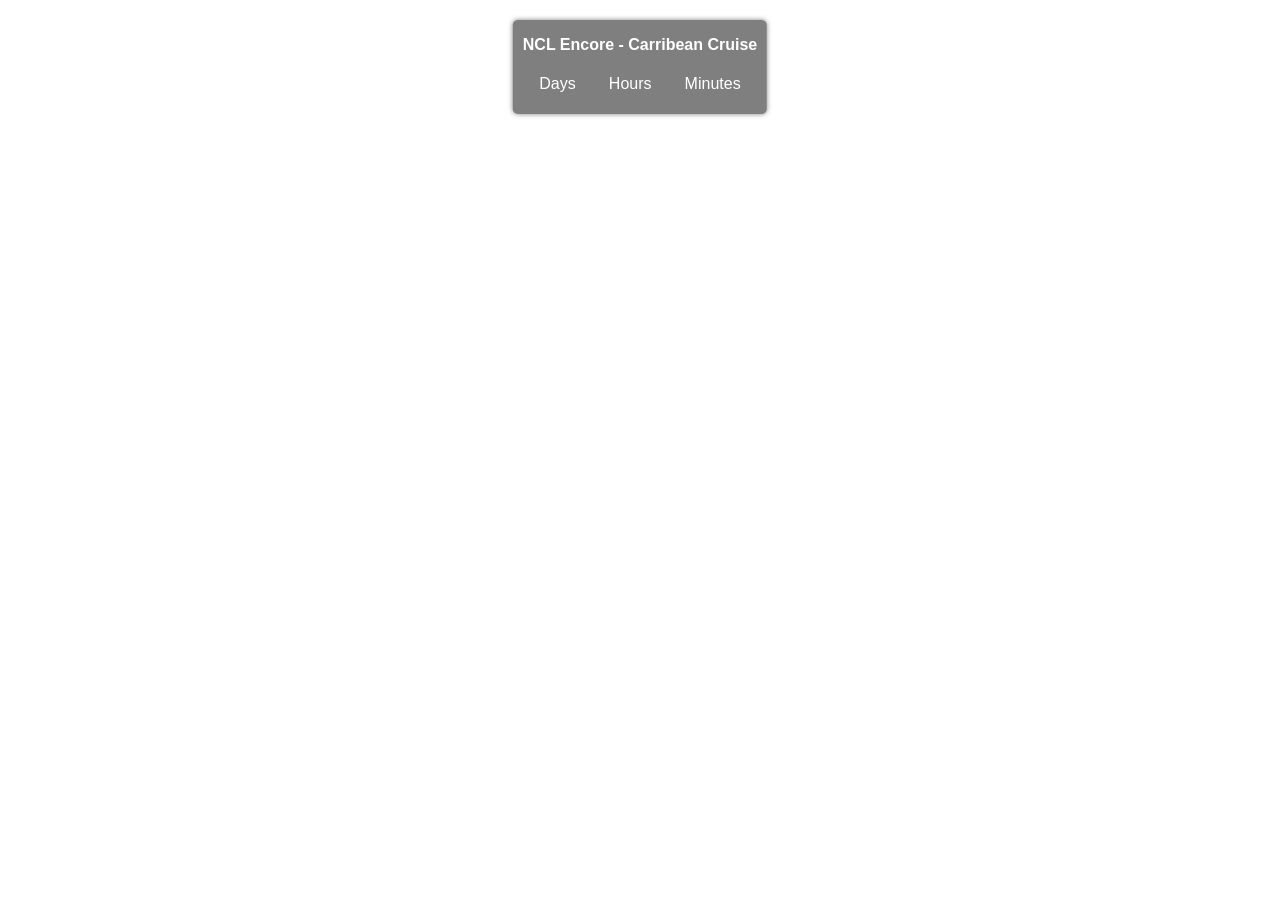
<file: Encore-Countdown.html>
<!DOCTYPE html>
<html lang="en">
<head>
    <meta charset="UTF-8">
    <meta name="viewport" content="width=device-width, initial-scale=1.0">
    <title>Countdown Timer</title>
    <style>
        body {
            margin: 0;
            padding: 0;
            font-family: Arial, sans-serif;
            background-image: url('https://i.imgur.com/ayFh74K.jpeg'); /* Replace with your custom image URL */
            background-size: 100% auto; /* Adjusts the width to 100% and height to auto */
            background-size: cover;
			background-position: 35% center; /* Adjusts the position to 25% from the left */
			background-repeat: no-repeat;
			background-attachment: fixed;
            height: 100vh;
            display: flex;
            flex-direction: column; /* Stack elements vertically */
            justify-content: center;
            align-items: center;
        }

        /* For portrait images, ensure they fit vertically */
        @media (orientation: portrait) {
            body {
                background-size: auto 100%; /* Adjusts the height to 100% and width to auto */
            }
        }

        .countdown-container {
            position: absolute; /* Position at the top */
            top: 20px;
            left: 50%;
            transform: translateX(-50%);
            text-align: center;
            color: #fff;
            background-color: rgba(0, 0, 0, 0.5); /* Semi-transparent background */
            padding: 5px 10px; /* Reduced padding */
            border-radius: 5px; /* Smaller border radius */
            box-shadow: 0 0 5px rgba(0, 0, 0, 0.5); /* Smaller box shadow */
            font-size: 16px; /* Smaller font size */
        }

        .countdown {
            display: flex;
            justify-content: space-around;
            flex-wrap: wrap; /* Ensure elements wrap on smaller screens */
        }

        .countdown-element {
            margin: 0 5px; /* Reduced margin */
        }

        .countdown-element h2 {
            font-size: 18px; /* Smaller font size */
            margin-bottom: 5px;
        }

        #expired {
            display: none;
            font-size: 18px; /* Smaller font size */
            margin-top: 5px;
        }

        /* Media query for smaller screens */
        @media (max-width: 600px) {
            .countdown-element {
                margin: 2px 0;
            }
            .countdown-element h2 {
                font-size: 14px;
            }
        }
    </style>
</head>
<body>
    <div class="countdown-container">
        <h1 style="font-size: 16px; margin-bottom: 5px;">NCL Encore - Carribean Cruise</h1>
        <div class="countdown">
            <div class="countdown-element">
                <h2 id="days"></h2>
                <p>Days</p>
            </div>
            <div class="countdown-element">
                <h2 id="hours"></h2>
                <p>Hours</p>
            </div>
            <div class="countdown-element">
                <h2 id="minutes"></h2>
                <p>Minutes</p>
            </div>
        </div>
        <p id="expired">EXPIRED</p>
    </div>

    <script>
        // Set the date we're counting down to
        var countDownDate = new Date("Feb 8, 2025 13:00").getTime();

        // Update the count down every 1 second
        var x = setInterval(function() {
            // Get today's date and time
            var now = new Date().getTime();

            // Find the distance between now and the count down date
            var distance = countDownDate - now;

            // Time calculations for days, hours, minutes
            var days = Math.floor(distance / (1000 * 60 * 60 * 24));
            var hours = Math.floor((distance % (1000 * 60 * 60 * 24)) / (1000 * 60 * 60));
            var minutes = Math.floor((distance % (1000 * 60 * 60)) / (1000 * 60));

            // Display the result in the element with id="demo"
            document.getElementById("days").innerHTML = days;
            document.getElementById("hours").innerHTML = hours;
            document.getElementById("minutes").innerHTML = minutes;

            // If the count down is finished, write some text
            if (distance < 0) {
                clearInterval(x);
                document.querySelector('.countdown').style.display = 'none';
                document.getElementById("expired").style.display = 'block';
            }
        }, 1000);
    </script>
</body>
</html>
</file>
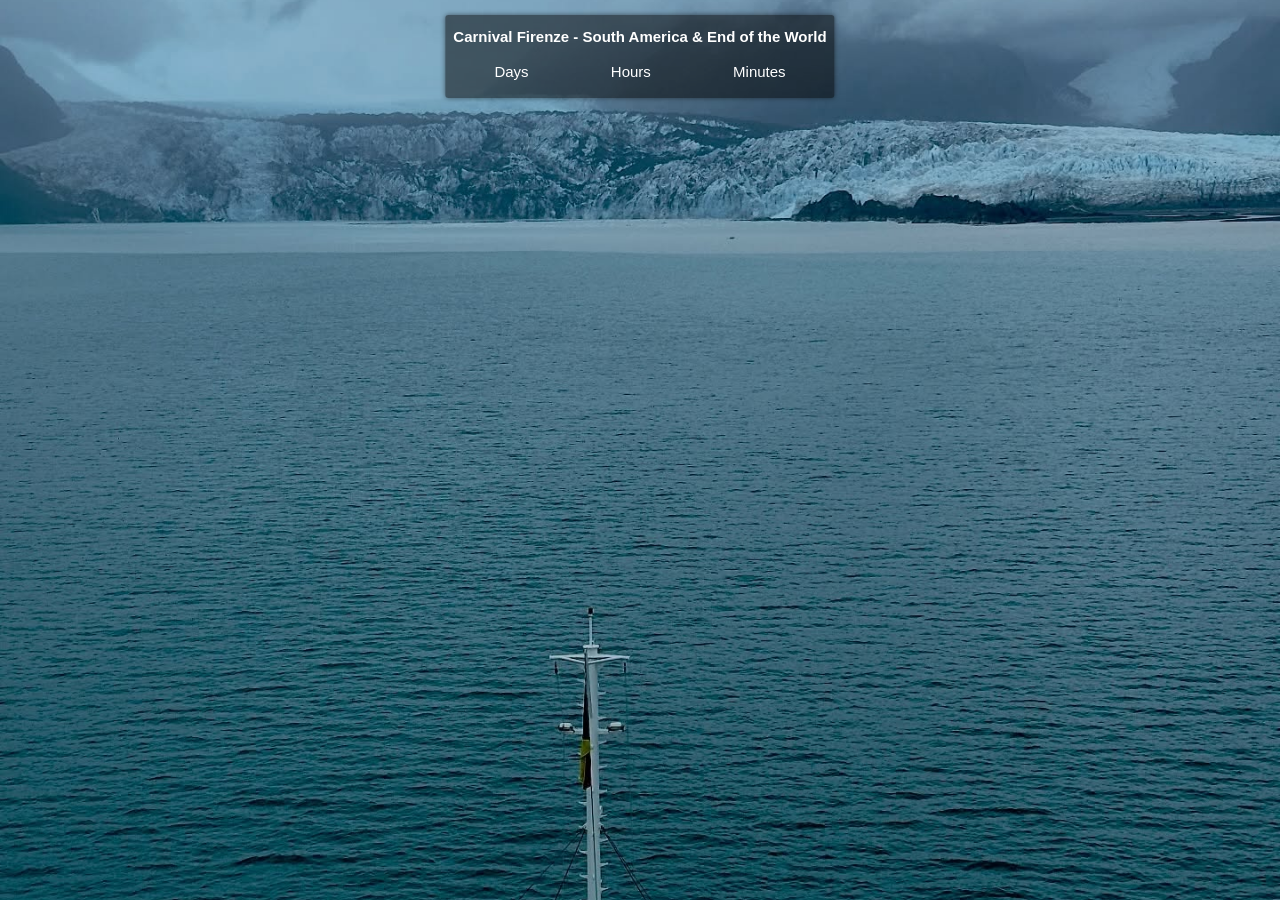
<file: Firenze-Countdown.html>
<!DOCTYPE html>
<html lang="en">
<head>
    <meta charset="UTF-8">
    <meta name="viewport" content="width=device-width, initial-scale=1.0">
    <title>Countdown Timer</title>
    <style>
        body {
            margin: 0;
            padding: 0;
            font-family: Arial, sans-serif;
			
            
            background-size: 100% auto; /* Adjusts the width to 100% and height to auto */
            background-size: cover;
			background-position: 35% center; /* Adjusts the position to 25% from the left */
			background-repeat: no-repeat;
			background-attachment: fixed;
            height: 100vh;
            display: flex;
            flex-direction: column; /* Stack elements vertically */
            justify-content: center;
            align-items: center;
        }

        /* For portrait images, ensure they fit vertically */
        @media (orientation: portrait) {
            body {
                background-size: auto 100%; /* Adjusts the height to 100% and width to auto */
            }
        }

        .countdown-container {
            position: absolute; /* Position at the top */
            top: 15px;
            left: 50%;
            transform: translateX(-50%);
            text-align: center;
            color: #fff;
            background-color: rgba(0, 0, 0, 0.5); /* Semi-transparent background */
            padding: 3px 8px; /* Reduced padding */
            border-radius: 3px; /* Smaller border radius */
            box-shadow: 0 0 5px rgba(0, 0, 0, 0.5); /* Smaller box shadow */
            font-size: 15px; /* Smaller font size */
        }

        .countdown {
            display: flex;
            justify-content: space-around;
            flex-wrap: wrap; /* Ensure elements wrap on smaller screens */
        }

        .countdown-element {
            margin: 0 5px; /* Reduced margin */
        }

        .countdown-element h2 {
            font-size: 18px; /* Smaller font size */
            margin-bottom: 2px;
        }

        #expired {
            display: none;
            font-size: 18px; /* Smaller font size */
            margin-top: 5px;
        }

        /* Media query for smaller screens */
        @media (max-width: 600px) {
            .countdown-element {
                margin: 2px 0;
            }
            .countdown-element h2 {
                font-size: 14px;
            }
        }
    </style>
</head>
<body>
    <div class="countdown-container">
        <h1 style="font-size: 15px; margin-bottom: 3px;">Carnival Firenze - South America & End of the World</h1>
        <div class="countdown">
            <div class="countdown-element">
                <h2 id="days"></h2>
                <p>Days</p>
            </div>
            <div class="countdown-element">
                <h2 id="hours"></h2>
                <p>Hours</p>
            </div>
            <div class="countdown-element">
                <h2 id="minutes"></h2>
                <p>Minutes</p>
            </div>
        </div>
        <p id="expired">EXPIRED</p>
    </div>

    <script>
		const images = [
		'./images/Firenze/countdown/Patagonia1.jpg',
		'./images/Firenze/countdown/Patagonia2.jpg',
		'./images/Firenze/countdown/Patagonia3.jpg',
		'./images/Firenze/countdown/Patagonia4.jpg',
		'./images/Firenze/countdown/Patagonia5.jpg',
		'./images/Firenze/countdown/Patagonia7.jpg',
		'./images/Firenze/countdown/Patagonia8.jpg',
		'./images/Firenze/countdown/Patagonia9.jpg',
		'./images/Firenze/countdown/Patagonia6.jpg'
		 ];
		  
		const randomIndex = Math.floor(Math.random() * images.length);
		document.body.style.backgroundImage = `url('${images[randomIndex]}')`;
		// Set the date we're counting down to
        var countDownDate = new Date("January 19, 2027 12:00").getTime();

        // Update the count down every 1 second
        var x = setInterval(function() {
            // Get today's date and time
            var now = new Date().getTime();

            // Find the distance between now and the count down date
            var distance = countDownDate - now;

            // Time calculations for days, hours, minutes
            var days = Math.floor(distance / (1000 * 60 * 60 * 24));
            var hours = Math.floor((distance % (1000 * 60 * 60 * 24)) / (1000 * 60 * 60));
            var minutes = Math.floor((distance % (1000 * 60 * 60)) / (1000 * 60));

            // Display the result in the element with id="demo"
            document.getElementById("days").innerHTML = days;
            document.getElementById("hours").innerHTML = hours;
            document.getElementById("minutes").innerHTML = minutes;

            // If the count down is finished, write some text
            if (distance < 0) {
                clearInterval(x);
                document.querySelector('.countdown').style.display = 'none';
                document.getElementById("expired").style.display = 'block';
            }
        }, 1000);
    </script>
</body>
</html>
</file>
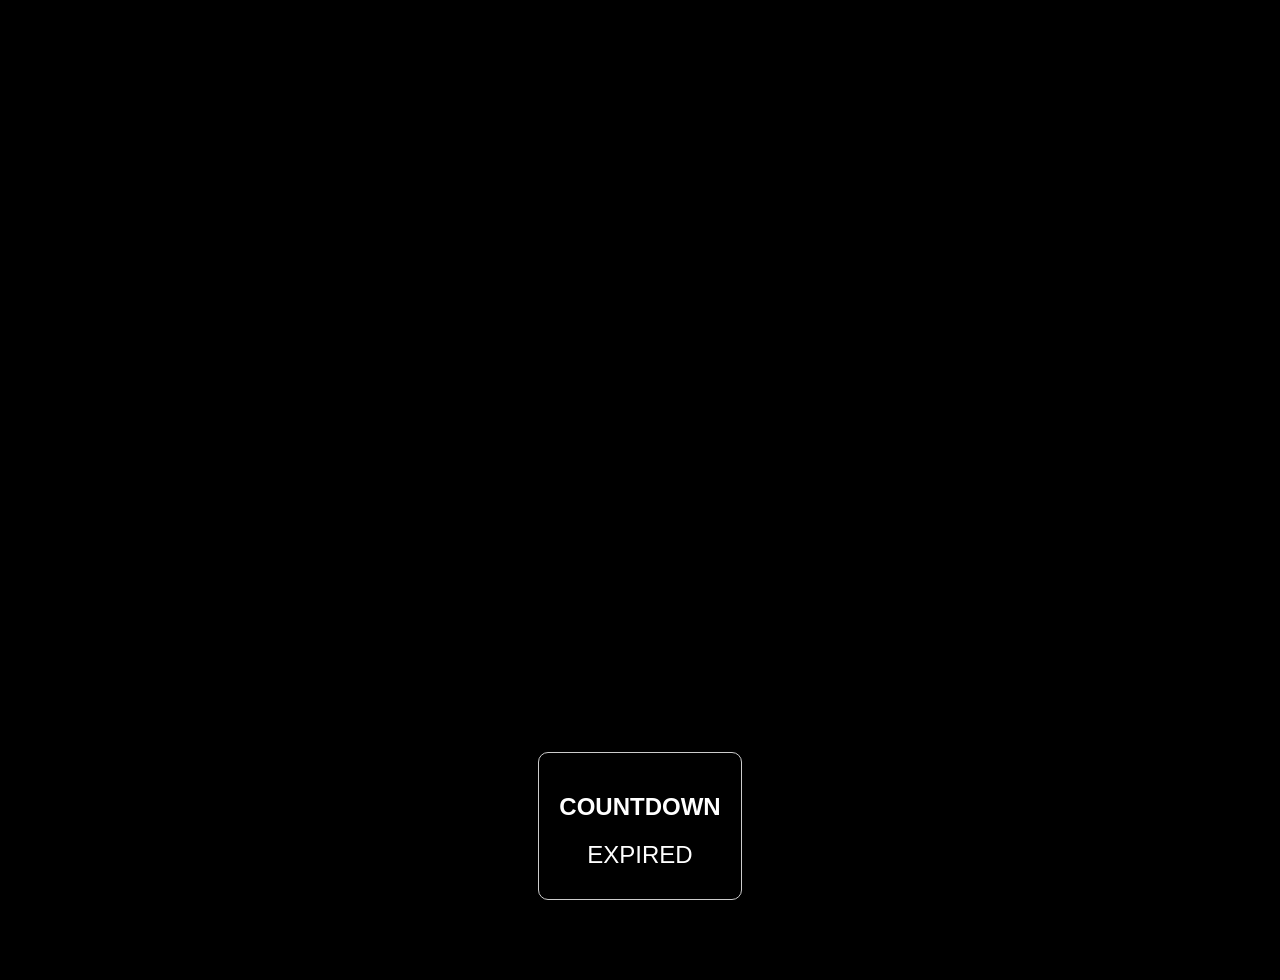
<file: Horizon-Countdown.html>
<!DOCTYPE html>
<html lang="en">
<head>
    <meta charset="UTF-8">
    <meta name="viewport" content="width=device-width, initial-scale=1.0">
    <title>Countdown Clock</title>
    <style>
        body, html {
            height: 100%;
            margin: 0;
            font-family: Arial, sans-serif;
        }
		.bg {
		background-image: url('https://raw.githubusercontent.com/scotsman88/mcintosh-cruise/refs/heads/main/Cruise%20to%20the%20ABC%20Islands.png');
		height: 100vh;
		width: 100%;
		background-position: center;
		background-repeat: no-repeat;
		background-size: contain;
		background-color: #000; /* Optional: adds a background color to fill any empty space */
		display: flex;
		flex-direction: column;
		justify-content: flex-end;
		align-items: center;
		padding-bottom: 80px;
		}

        .countdown-box {
            text-align: center;
            padding: 20px;
            background-color: rgba(0, 0, 0, 0.7);
            color: white;
            border-radius: 10px;
            border: 1px solid #ccc;
            width: fit-content;
        }
        #timer {
            font-size: 1.5em;
            margin-bottom: 10px;
        }
    </style>
</head>
<body>
    <div class="bg">
        <div class="countdown-box">
            <h2>COUNTDOWN</h2>
            <div id="timer"></div>
        </div>
    </div>

    <script>
        function updateCountdown() {
            const targetDate = new Date("May 9, 2025 12:00:00").getTime();
            const now = new Date().getTime();
            const timeLeft = targetDate - now;

            const days = Math.floor(timeLeft / (1000 * 60 * 60 * 24));
            const hours = Math.floor((timeLeft % (1000 * 60 * 60 * 24)) / (1000 * 60 * 60));

            document.getElementById("timer").innerHTML = 
                days + " Days  " + hours + " Hours ";

            if (timeLeft < 0) {
                clearInterval(x);
                document.getElementById("timer").innerHTML = "EXPIRED";
            }
        }

        const x = setInterval(updateCountdown, 1000);
        updateCountdown();
    </script>
</body>
</html>
</file>
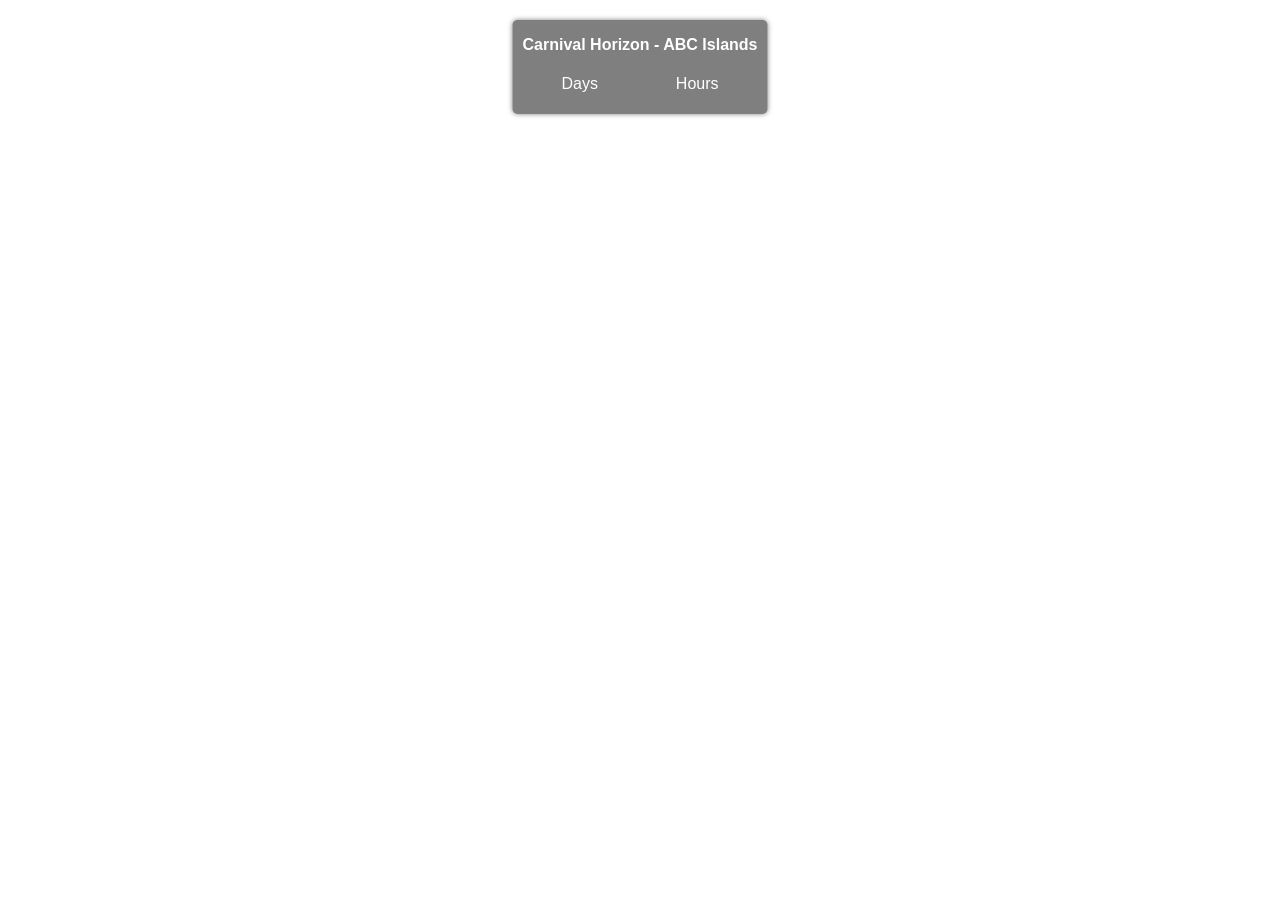
<file: Horizon-Countdown2 (2).html>
<!DOCTYPE html>
<html lang="en">
<head>
    <meta charset="UTF-8">
    <meta name="viewport" content="width=device-width, initial-scale=1.0">
    <title>Countdown Timer</title>
    <style>
        body {
            margin: 0;
            padding: 0;
            font-family: Arial, sans-serif;
            background-image: url('https://raw.githubusercontent.com/scotsman88/mcintosh-cruise/8ddf4dadcf384200091c126467f16b916bbd21ae/Cruise%20to%20the%20ABC%20Islands.png'); /* Replace with your custom image URL */
            background-size: 90% auto; /* Adjusts the width to 100% and height to auto */
            background-size: cover;
			background-position: 35% center; /* Adjusts the position to 25% from the left */
			background-repeat: no-repeat;
			background-attachment: fixed;
            height: 100vh;
            display: flex;
            flex-direction: column; /* Stack elements vertically */
            justify-content: center;
            align-items: center;
        }

        /* For portrait images, ensure they fit vertically */
        @media (orientation: portrait) {
            body {
                background-size: auto 100%; /* Adjusts the height to 100% and width to auto */
            }
        }

        .countdown-container {
            position: absolute; /* Position at the top */
            top: 20px;
            left: 50%;
            transform: translateX(-50%);
            text-align: center;
            color: #fff;
            background-color: rgba(0, 0, 0, 0.5); /* Semi-transparent background */
            padding: 5px 10px; /* Reduced padding */
            border-radius: 5px; /* Smaller border radius */
            box-shadow: 0 0 5px rgba(0, 0, 0, 0.5); /* Smaller box shadow */
            font-size: 16px; /* Smaller font size */
        }

        .countdown {
            display: flex;
            justify-content: space-around;
            flex-wrap: wrap; /* Ensure elements wrap on smaller screens */
        }

        .countdown-element {
            margin: 0 5px; /* Reduced margin */
        }

        .countdown-element h2 {
            font-size: 18px; /* Smaller font size */
            margin-bottom: 5px;
        }

        #expired {
            display: none;
            font-size: 18px; /* Smaller font size */
            margin-top: 5px;
        }

        /* Media query for smaller screens */
        @media (max-width: 600px) {
            .countdown-element {
                margin: 2px 0;
            }
            .countdown-element h2 {
                font-size: 14px;
            }
        }
    </style>
</head>
<body>
    <div class="countdown-container">
        <h1 style="font-size: 16px; margin-bottom: 5px;">Carnival Horizon - ABC Islands</h1>
        <div class="countdown">
            <div class="countdown-element">
                <h2 id="days"></h2>
                <p>Days</p>
            </div>
            <div class="countdown-element">
                <h2 id="hours"></h2>
                <p>Hours</p>
            </div>
        </div>
        <p id="expired">EXPIRED</p>
    </div>

    <script>
        // Set the date we're counting down to
        var countDownDate = new Date("May 10, 2025 7:00").getTime();

        // Update the count down every 1 second
        var x = setInterval(function() {
            // Get today's date and time
            var now = new Date().getTime();

            // Find the distance between now and the count down date
            var distance = countDownDate - now;

            // Time calculations for days, hours, minutes
            var days = Math.floor(distance / (1000 * 60 * 60 * 24));
            var hours = Math.floor((distance % (1000 * 60 * 60 * 24)) / (1000 * 60 * 60));

            // Display the result in the element with id="demo"
            document.getElementById("days").innerHTML = days;
            document.getElementById("hours").innerHTML = hours;

            // If the count down is finished, write some text
            if (distance < 0) {
                clearInterval(x);
                document.querySelector('.countdown').style.display = 'none';
                document.getElementById("expired").style.display = 'block';
            }
        }, 1000);
    </script>
</body>
</html>
</file>
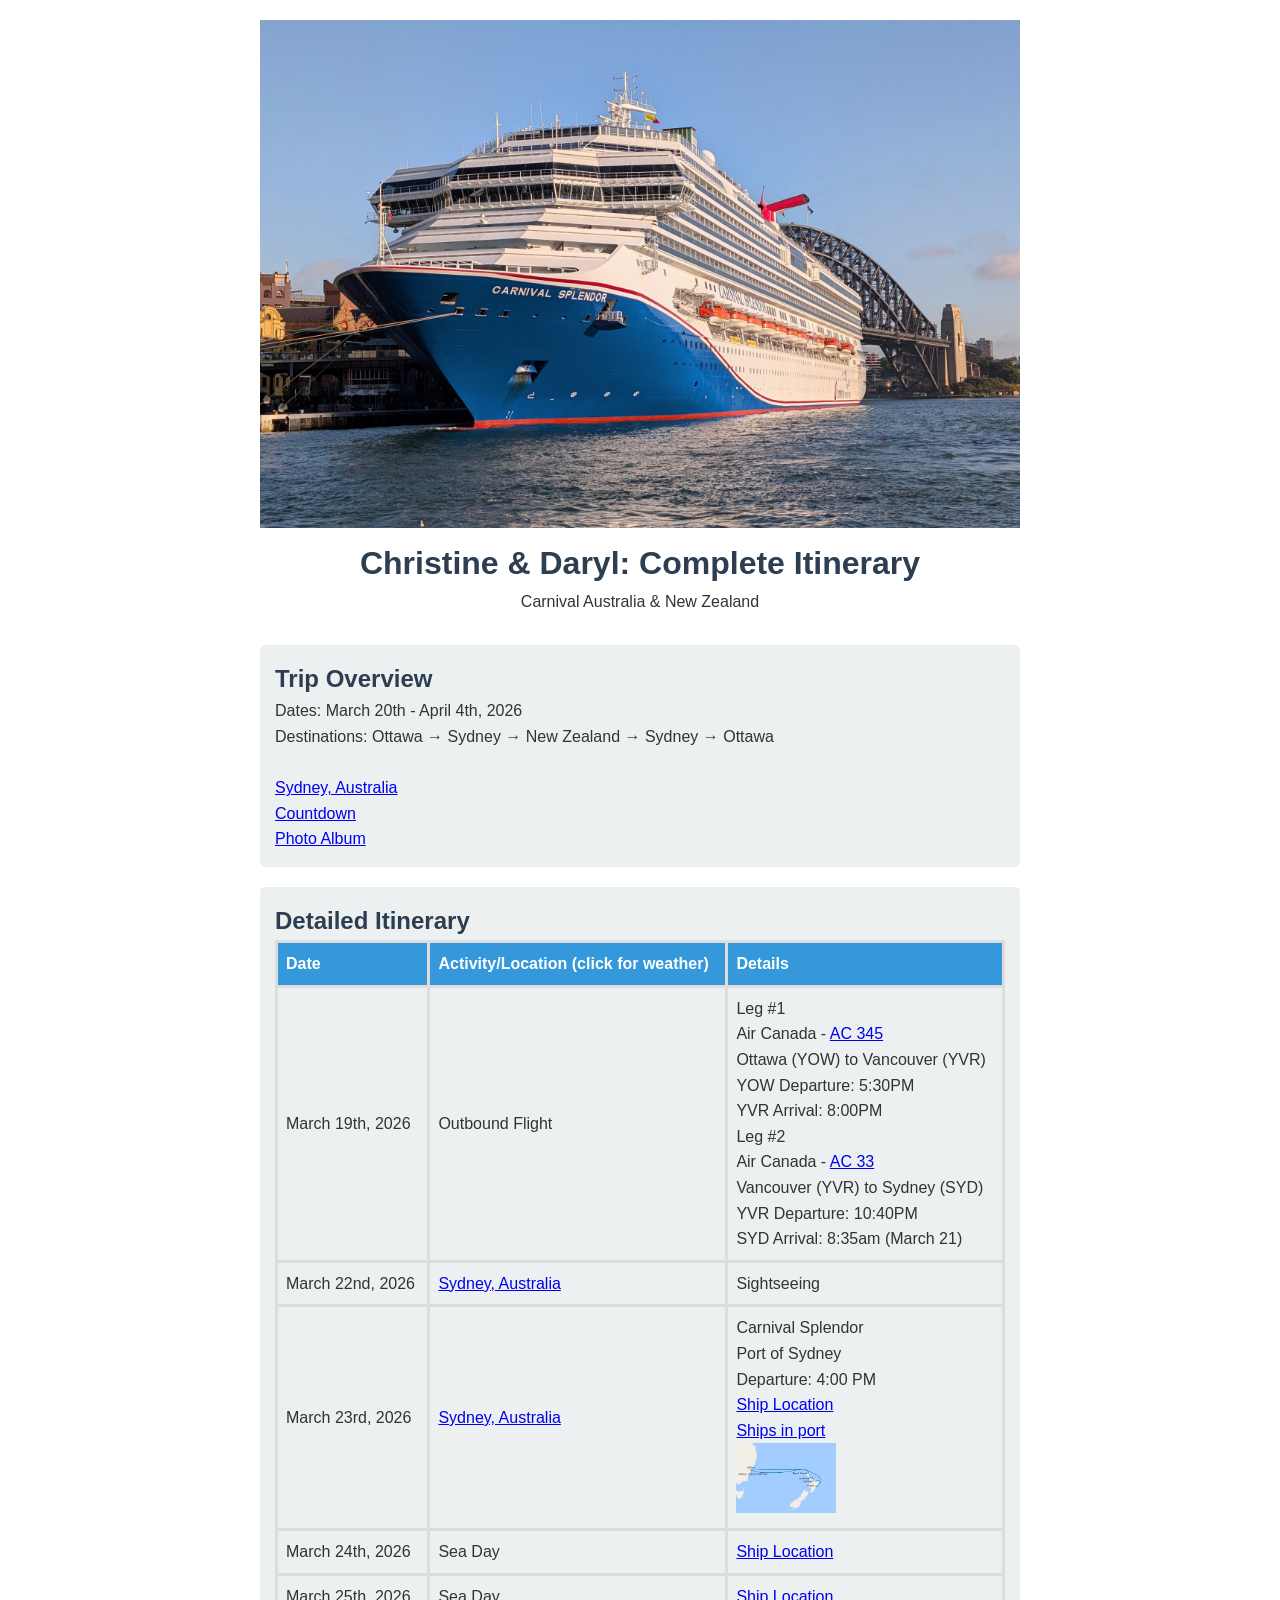
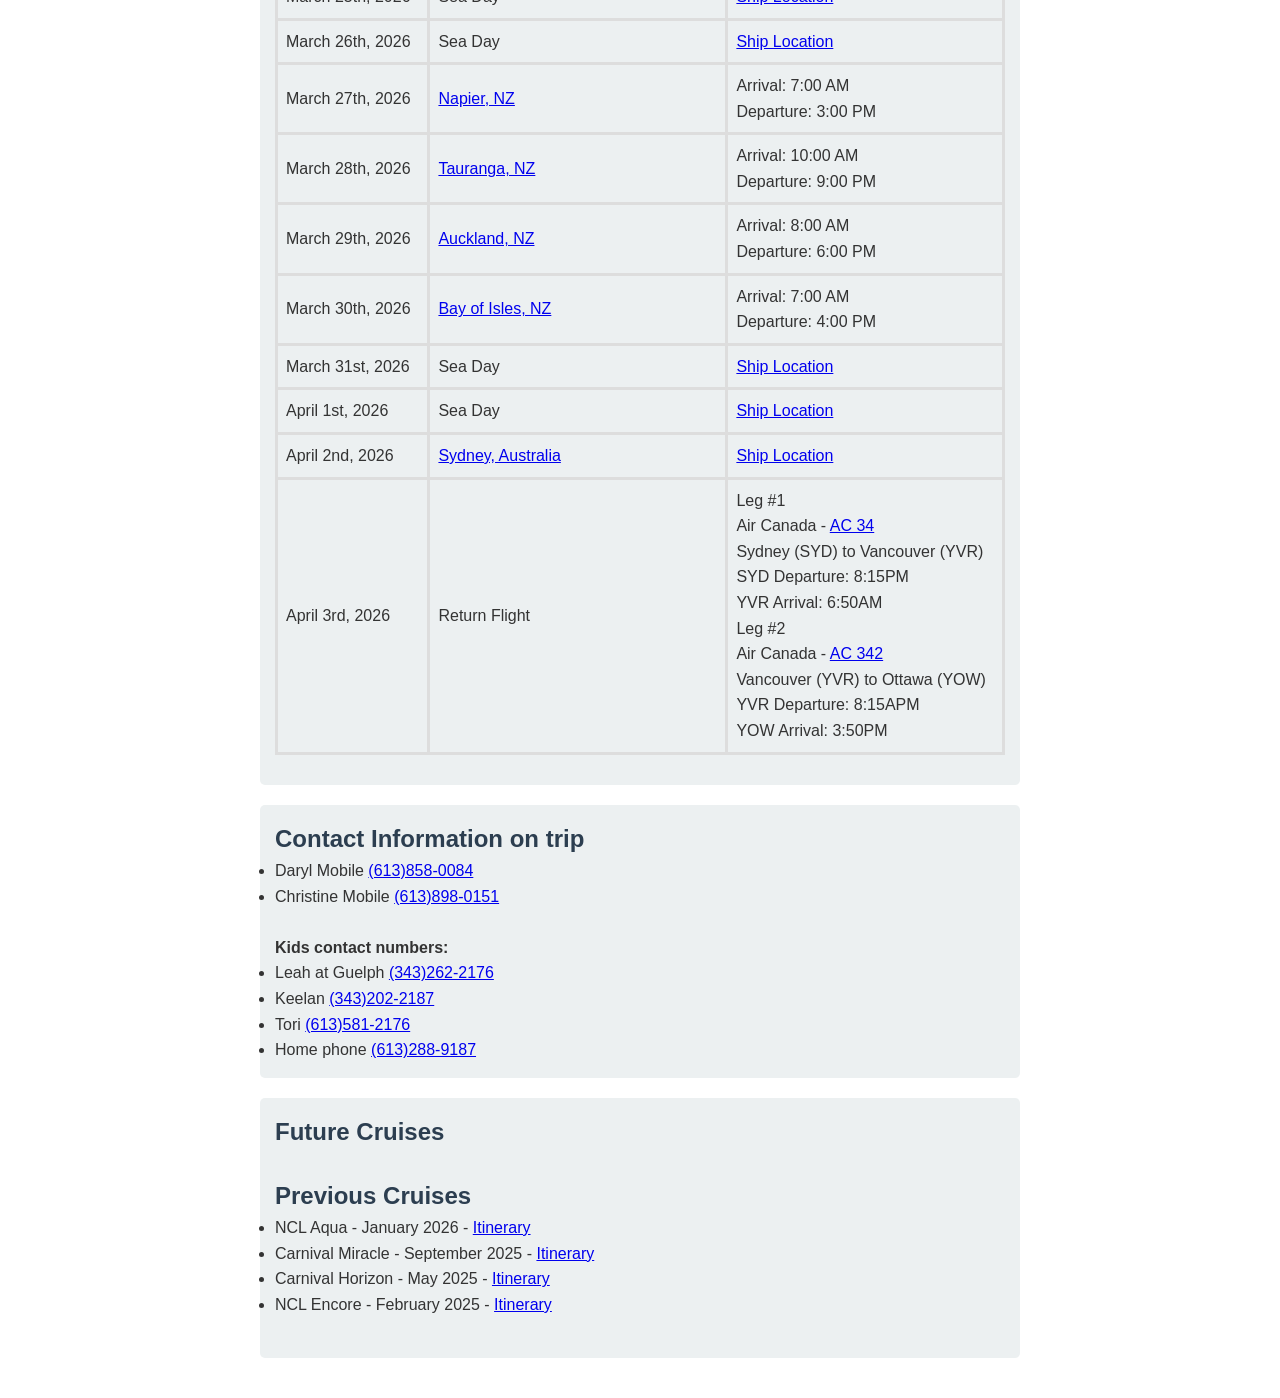
<file: index-splendor-2026.html>
<!DOCTYPE html>
<html lang="en">
<head>
    <meta charset="UTF-8">
    <meta name="viewport" content="width=device-width, initial-scale=1.0">
    <title>March 2026: Complete Itinerary</title>
    <style>
        * {
            box-sizing: border-box;
            margin: 0;
            padding: 0;
        }
        body {
            font-family: Arial, sans-serif;
            line-height: 1.6;
            color: #333;
            max-width: 800px;
            margin: 0 auto;
            padding: 20px;
        }
        .header-container {
            width: 100%;
            margin-bottom: 20px;
        }
        .ship-image {
            width: 100%;
            height: auto;
            display: block;
            object-fit: cover;
        }
        .header-text {
            text-align: center;
            padding: 10px 0;
        }
        h1, h2, h3 {
            color: #2c3e50;
        }
        .section {
            background-color: #ecf0f1;
            padding: 15px;
            margin-bottom: 20px;
            border-radius: 5px;
        }
        table {
            width: 100%;
            border-collapse: collapse;
            margin-bottom: 15px;
        }
		
        th, td {
            border: 3px solid #ddd;
            padding: 8px;
            text-align: left;
        }
        th {
            background-color: #3498db;
            color: white;
        }
    </style>
</head>
<body>
    <div class="header-container">
        <img 
            src="./images/Carnival_Splendor.jpg" 
            alt="Carnival Splendor Cruise Ship" 
            class="ship-image"
        >
        <div class="header-text">
            <h1>Christine & Daryl: Complete Itinerary</h1>
            <p>Carnival Australia & New Zealand</p>
        </div>
    </div>
	<main>
        <section id="overview" class="section">
            <h2>Trip Overview</h2>
            <p>Dates: March 20th - April 4th, 2026</p>
            <p>Destinations: Ottawa → Sydney → New Zealand → Sydney → Ottawa</p><br>
			<script src="https://cdn.logwork.com/widget/digital.js"></script>
			<a href="https://logwork.com/current-time-in-sydney-australia-new-south-wales" class="digital-clock" data-style="electronic" data-size="284" data-timezone="Australia/Sydney" data-language="en" data-format="12" data-date="1">Sydney,  Australia</a>
			<p><A HREF="Splendor-Countdown.html">Countdown</A> </p>
			<p><A HREF="https://photos.google.com/share/AF1QipO_30wQxobuFw7fLbg-X5qRJEwoCky7OEGRC30d5dVUj4gn1EtksmPP7ocw-yKbsw">Photo Album</A> </p>
        </section>

        <section id="detailed-itinerary" class="section">
            <h2>Detailed Itinerary</h2>
            <table>
                <tr>
                    <th>Date</th>
                    <th>Activity/Location (click for weather)</th>
                    <th>Details</th>
                </tr>
                <tr>
                    <td>March 19th, 2026</td>
                    <td>Outbound Flight</td>
                    <td>
                        Leg #1<br>
						Air Canada - <a href="https://www.flightaware.com/live/flight/ACA345"> AC 345</a><br>
                        Ottawa (YOW) to Vancouver (YVR)<br>
                        YOW Departure: 5:30PM<br>
                        YVR Arrival: 8:00PM<br>
						Leg #2<br>
						Air Canada - <a href="https://www.flightaware.com/live/flight/ACA33"> AC 33</a><br>
                        Vancouver (YVR) to Sydney (SYD)<br>
                        YVR Departure: 10:40PM<br>
                        SYD Arrival: 8:35am (March 21)<br>
						
                    </td>
                </tr>
				<tr>
                    <td>March 22nd, 2026</td>
                    <td><a href="https://www.accuweather.com/en/au/sydney/22889/weather-forecast/22889?city=sydney">Sydney, Australia </a></td>
                    <td>
                     Sightseeing
                    </td>
                </tr>
				<tr>
                    <td>March 23rd, 2026</td>
                    <td><a href="https://www.accuweather.com/en/au/sydney/22889/weather-forecast/22889?city=sydney">Sydney, Australia </a></td>
                    <td>
                        Carnival Splendor<br>
                        Port of Sydney<br>
                        Departure: 4:00 PM<br>
						<a href="https://www.cruisemapper.com/?imo=9333163">Ship Location</a><br>
						<a href="https://www.cruisetimetables.com/portloadscarnivalsplendor-23mar2026-02apr2026.html">Ships in port</a>
						<a href="./images/splendor_itinerary.jpg" target="_blank"><br>
						<img src="./images/splendor_itinerary.jpg" alt="Thumbnail" style="width: 100%; height: auto; max-width: 100px;"></td>
						</a>
                    </td>
                </tr>
				<tr>
                    <td>March 24th, 2026</td>
                    <td>Sea Day </td>
                    <td>
						<a href="https://www.cruisemapper.com/?imo=9333163">Ship Location</a><br>					
                    </td>
                </tr>
                <tr>
                    <td>March 25th, 2026</td>
                    <td>Sea Day </td>
                    <td>
						<a href="https://www.cruisemapper.com/?imo=9333163">Ship Location</a><br>					
                    </td>
                </tr>
                <tr>
                    <td>March 26th, 2026</td>
                    <td>Sea Day </td>
                    <td>
						<a href="https://www.cruisemapper.com/?imo=9333163">Ship Location</a><br>					
                    </td>
                </tr>
                <tr>
                    <td>March 27th, 2026</td>
                    <td><a href="https://www.accuweather.com/en/vg/road-town/352449/weather-forecast/352449">Napier, NZ </a></td>
                    <td>Arrival: 7:00 AM<br>Departure: 3:00 PM<br>
                </tr>
                <tr>
                    <td>March 28th, 2026</td>
                    <td><a href="https://www.accuweather.com/en/vg/road-town/352449/weather-forecast/352449">Tauranga, NZ </a></td>
                    <td>Arrival: 10:00 AM<br>Departure: 9:00 PM<br>
                </tr>
                <tr>
                    <td>March 29th, 2026</td>
                    <td><a href="https://www.accuweather.com/en/vg/road-town/352449/weather-forecast/352449">Auckland, NZ </a></td>
                    <td>Arrival: 8:00 AM<br>Departure: 6:00 PM<br></td>
                </tr>
				<tr>
                    <td>March 30th, 2026</td>
                    <td><a href="https://www.accuweather.com/en/vg/road-town/352449/weather-forecast/352449">Bay of Isles, NZ </a></td>
                    <td>Arrival: 7:00 AM<br>Departure: 4:00 PM<br>
                </tr>
				<tr>
                    <td>March 31st, 2026</td>
                    <td>Sea Day </td>
                    <td>
						<a href="https://www.cruisemapper.com/?imo=9333163">Ship Location</a><br>					
                    </td>
                </tr>
                <tr>
                    <td>April 1st, 2026</td>
                    <td>Sea Day </td>
                    <td>
						<a href="https://www.cruisemapper.com/?imo=9333163">Ship Location</a><br>					
                    </td>
                </tr>
                <tr>
                    <td>April 2nd, 2026</td>
                    <td><a href="https://www.accuweather.com/en/au/sydney/22889/weather-forecast/22889?city=sydney">Sydney, Australia </a></td>
                    <td>
						<a href="https://www.cruisemapper.com/?imo=9333163">Ship Location</a><br>					
                    </td>
                </tr>
				<tr>
                    <td>April 3rd, 2026</td>
                    <td>Return Flight</a></td>
                    <td>
						Leg #1<br>
						Air Canada - <a href="https://www.flightaware.com/live/flight/ACA34"> AC 34</a><br>
                        Sydney (SYD) to Vancouver (YVR)<br>
                        SYD Departure: 8:15PM<br>
                        YVR Arrival: 6:50AM<br>
						Leg #2<br>
						Air Canada - <a href="https://www.flightaware.com/live/flight/ACA342"> AC 342</a><br>
                        Vancouver (YVR) to Ottawa (YOW)<br>
                        YVR Departure: 8:15APM<br>
                        YOW Arrival: 3:50PM <br>
                     </td>
                </tr>
            </table>
        </section>

        <section id="contact-info" class="section">
            <h2>Contact Information on trip</h2>
            <ul>
                <li>Daryl Mobile  <a href="tel:6138580084">(613)858-0084</a></li>
                <li>Christine Mobile  <a href="tel:6138980151">(613)898-0151</a></li>
				<p><br></p>
                <p><b>Kids contact numbers:</b></p>
				<li>Leah at Guelph  <a href="tel:3432622176">(343)262-2176</a></li>
				<li>Keelan <a href="tel:3432022187">(343)202-2187</a></li>
				<li>Tori <a href="tel:6135812176">(613)581-2176</a></li>
				<li>Home phone  <a href="tel:6132889187">(613)288-9187</a></li>
            </ul>
        </section>
		<section id="contact-info" class="section">
            <h2>Future Cruises</h2>
            <ul>
                
				<p><br></p>
            </ul>
			<h2>Previous Cruises</h2>
            <ul>
				<li>NCL Aqua - January 2026 - <a href="index-aqua-2026.html">Itinerary</a></li>
				<li>Carnival Miracle - September 2025 - <a href="index-miracle-2025.html">Itinerary</a></li>
                <li>Carnival Horizon - May 2025 - <a href="index-horizon-2025.html">Itinerary</a></li>
                <li>NCL Encore - February 2025 -  <a href="index-encore-2025.html">Itinerary</a></li>
				<p><br></p>
            </ul>
        </section>
    </main>

    <footer>
        <p></p>
        <p></p>
    </footer>
</body>
</html>
</file>
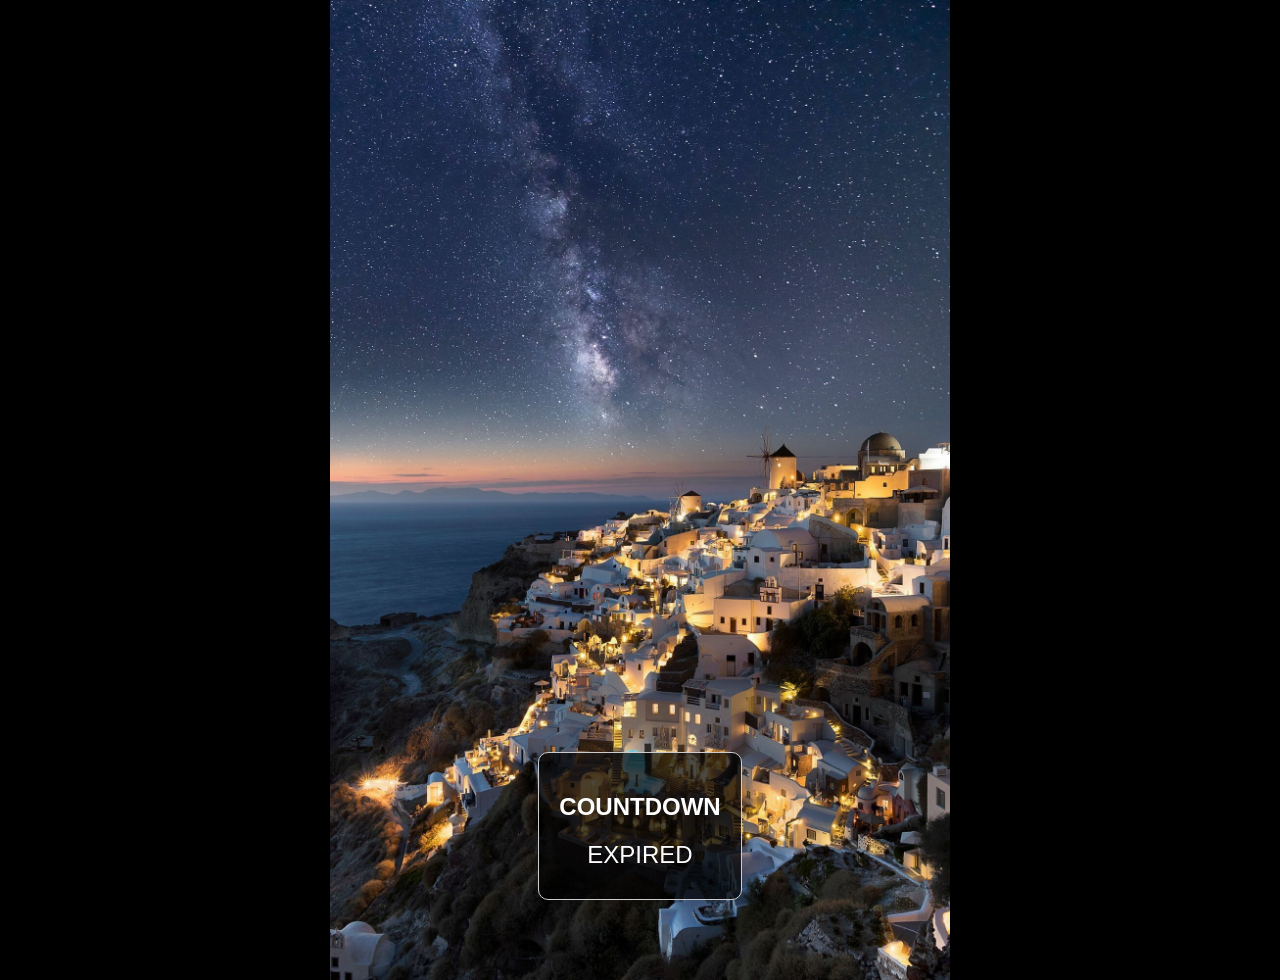
<file: Miracle-Countdown.html>
<!DOCTYPE html>

<html lang="en">
<head>
		
    <meta charset="UTF-8">
    <meta name="viewport" content="width=device-width, initial-scale=1.0">
    <title>Countdown Clock</title>
    <style>
        body, html {
            height: 100%;
            margin: 0;
            font-family: Arial, sans-serif;
        }
		.bg {
		background-image: url("./backgrounds/background2.jpg");
		height: 100vh;
		width: 100%;
		background-position: center;
		background-repeat: no-repeat;
		background-size: contain;
		background-color: #000; /* Optional: adds a background color to fill any empty space */
		display: flex;
		flex-direction: column;
		justify-content: flex-end;
		align-items: center;
		padding-bottom: 80px;
		}

        .countdown-box {
            text-align: center;
            padding: 20px;
            background-color: rgba(0, 0, 0, 0.7);
            color: white;
            border-radius: 10px;
            border: 1px solid #ccc;
            width: fit-content;
        }
        #timer {
            font-size: 1.5em;
            margin-bottom: 10px;
        }
    </style>
</head>
<body>
	
    <div class="bg">
        <div class="countdown-box">
            <h2>COUNTDOWN</h2>
            <div id="timer"></div>
        </div>
    </div>
	
    <script>
        function updateCountdown() {
            const targetDate = new Date("September 3, 2025 18:00:00").getTime();
            const now = new Date().getTime();
            const timeLeft = targetDate - now;

            const days = Math.floor(timeLeft / (1000 * 60 * 60 * 24));
            const hours = Math.floor((timeLeft % (1000 * 60 * 60 * 24)) / (1000 * 60 * 60));

            document.getElementById("timer").innerHTML = 
                days + " Days  " + hours + " Hours ";

            if (timeLeft < 0) {
                clearInterval(x);
                document.getElementById("timer").innerHTML = "EXPIRED";
            }
        }

        const x = setInterval(updateCountdown, 1000);
        updateCountdown();
    </script>
</body>
</html>
</file>
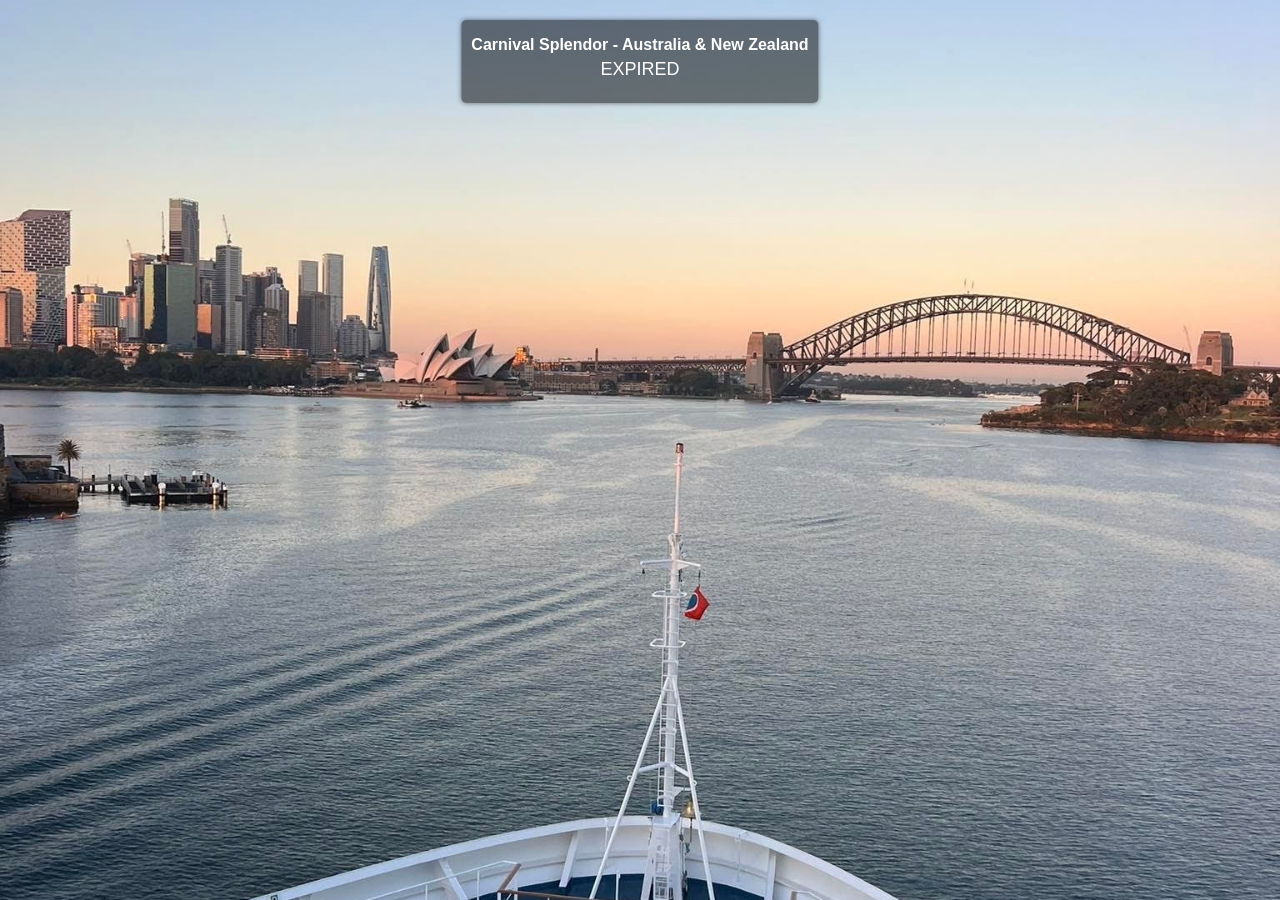
<file: Splendor-Countdown.html>
<!DOCTYPE html>
<html lang="en">
<head>
    <meta charset="UTF-8">
    <meta name="viewport" content="width=device-width, initial-scale=1.0">
    <title>Countdown Timer</title>
    <style>
        body {
            margin: 0;
            padding: 0;
            font-family: Arial, sans-serif;
			
            background-image: url('./backgrounds/Splendor_Harbor.jpg'); /* Replace with your custom image URL */
            background-size: 100% auto; /* Adjusts the width to 100% and height to auto */
            background-size: cover;
			background-position: 35% center; /* Adjusts the position to 25% from the left */
			background-repeat: no-repeat;
			background-attachment: fixed;
            height: 100vh;
            display: flex;
            flex-direction: column; /* Stack elements vertically */
            justify-content: center;
            align-items: center;
        }

        /* For portrait images, ensure they fit vertically */
        @media (orientation: portrait) {
            body {
                background-size: auto 100%; /* Adjusts the height to 100% and width to auto */
            }
        }

        .countdown-container {
            position: absolute; /* Position at the top */
            top: 20px;
            left: 50%;
            transform: translateX(-50%);
            text-align: center;
            color: #fff;
            background-color: rgba(0, 0, 0, 0.5); /* Semi-transparent background */
            padding: 5px 10px; /* Reduced padding */
            border-radius: 5px; /* Smaller border radius */
            box-shadow: 0 0 5px rgba(0, 0, 0, 0.5); /* Smaller box shadow */
            font-size: 16px; /* Smaller font size */
        }

        .countdown {
            display: flex;
            justify-content: space-around;
            flex-wrap: wrap; /* Ensure elements wrap on smaller screens */
        }

        .countdown-element {
            margin: 0 5px; /* Reduced margin */
        }

        .countdown-element h2 {
            font-size: 18px; /* Smaller font size */
            margin-bottom: 5px;
        }

        #expired {
            display: none;
            font-size: 18px; /* Smaller font size */
            margin-top: 5px;
        }

        /* Media query for smaller screens */
        @media (max-width: 600px) {
            .countdown-element {
                margin: 2px 0;
            }
            .countdown-element h2 {
                font-size: 14px;
            }
        }
    </style>
</head>
<body>
    <div class="countdown-container">
        <h1 style="font-size: 16px; margin-bottom: 5px;">Carnival Splendor - Australia & New Zealand</h1>
        <div class="countdown">
            <div class="countdown-element">
                <h2 id="days"></h2>
                <p>Days</p>
            </div>
            <div class="countdown-element">
                <h2 id="hours"></h2>
                <p>Hours</p>
            </div>
            <div class="countdown-element">
                <h2 id="minutes"></h2>
                <p>Minutes</p>
            </div>
        </div>
        <p id="expired">EXPIRED</p>
    </div>

    <script>
        // Set the date we're counting down to
        var countDownDate = new Date("March 23, 2026 12:00").getTime();

        // Update the count down every 1 second
        var x = setInterval(function() {
            // Get today's date and time
            var now = new Date().getTime();

            // Find the distance between now and the count down date
            var distance = countDownDate - now;

            // Time calculations for days, hours, minutes
            var days = Math.floor(distance / (1000 * 60 * 60 * 24));
            var hours = Math.floor((distance % (1000 * 60 * 60 * 24)) / (1000 * 60 * 60));
            var minutes = Math.floor((distance % (1000 * 60 * 60)) / (1000 * 60));

            // Display the result in the element with id="demo"
            document.getElementById("days").innerHTML = days;
            document.getElementById("hours").innerHTML = hours;
            document.getElementById("minutes").innerHTML = minutes;

            // If the count down is finished, write some text
            if (distance < 0) {
                clearInterval(x);
                document.querySelector('.countdown').style.display = 'none';
                document.getElementById("expired").style.display = 'block';
            }
        }, 1000);
    </script>
</body>
</html>
</file>
